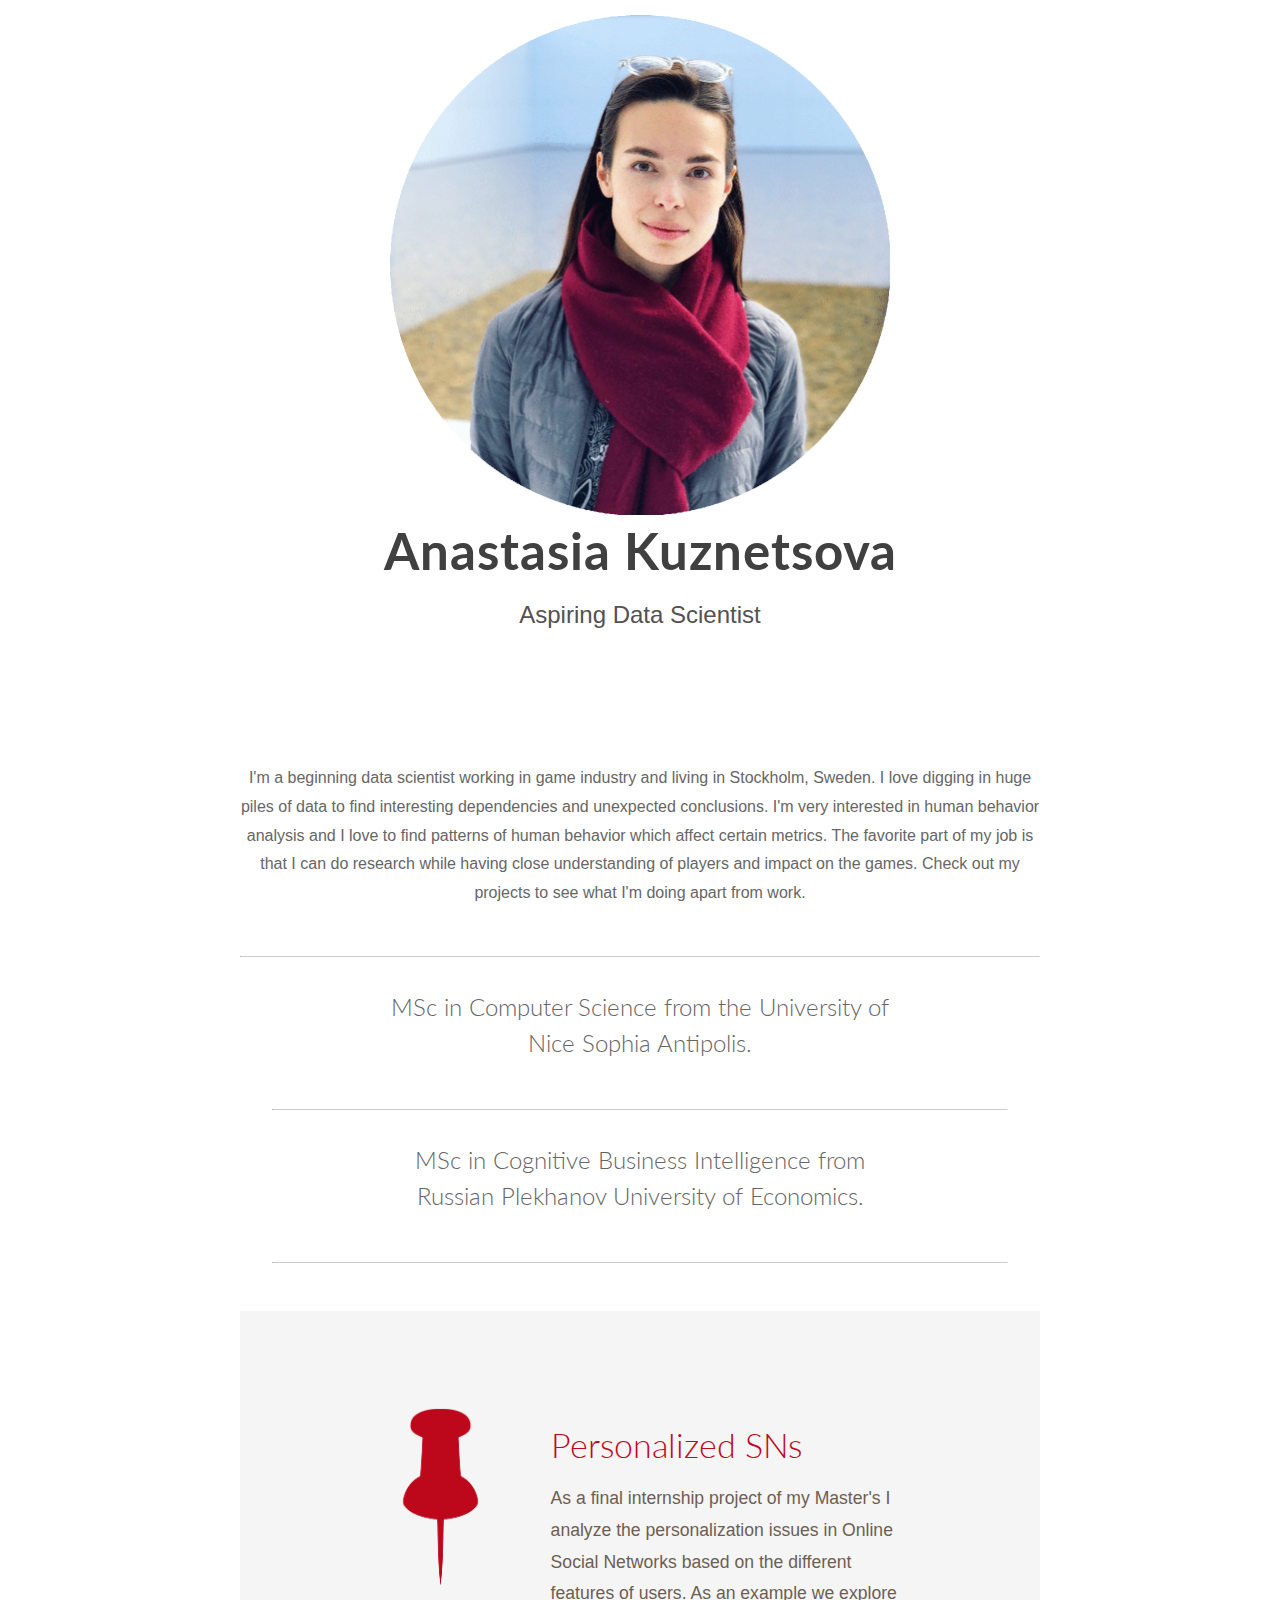
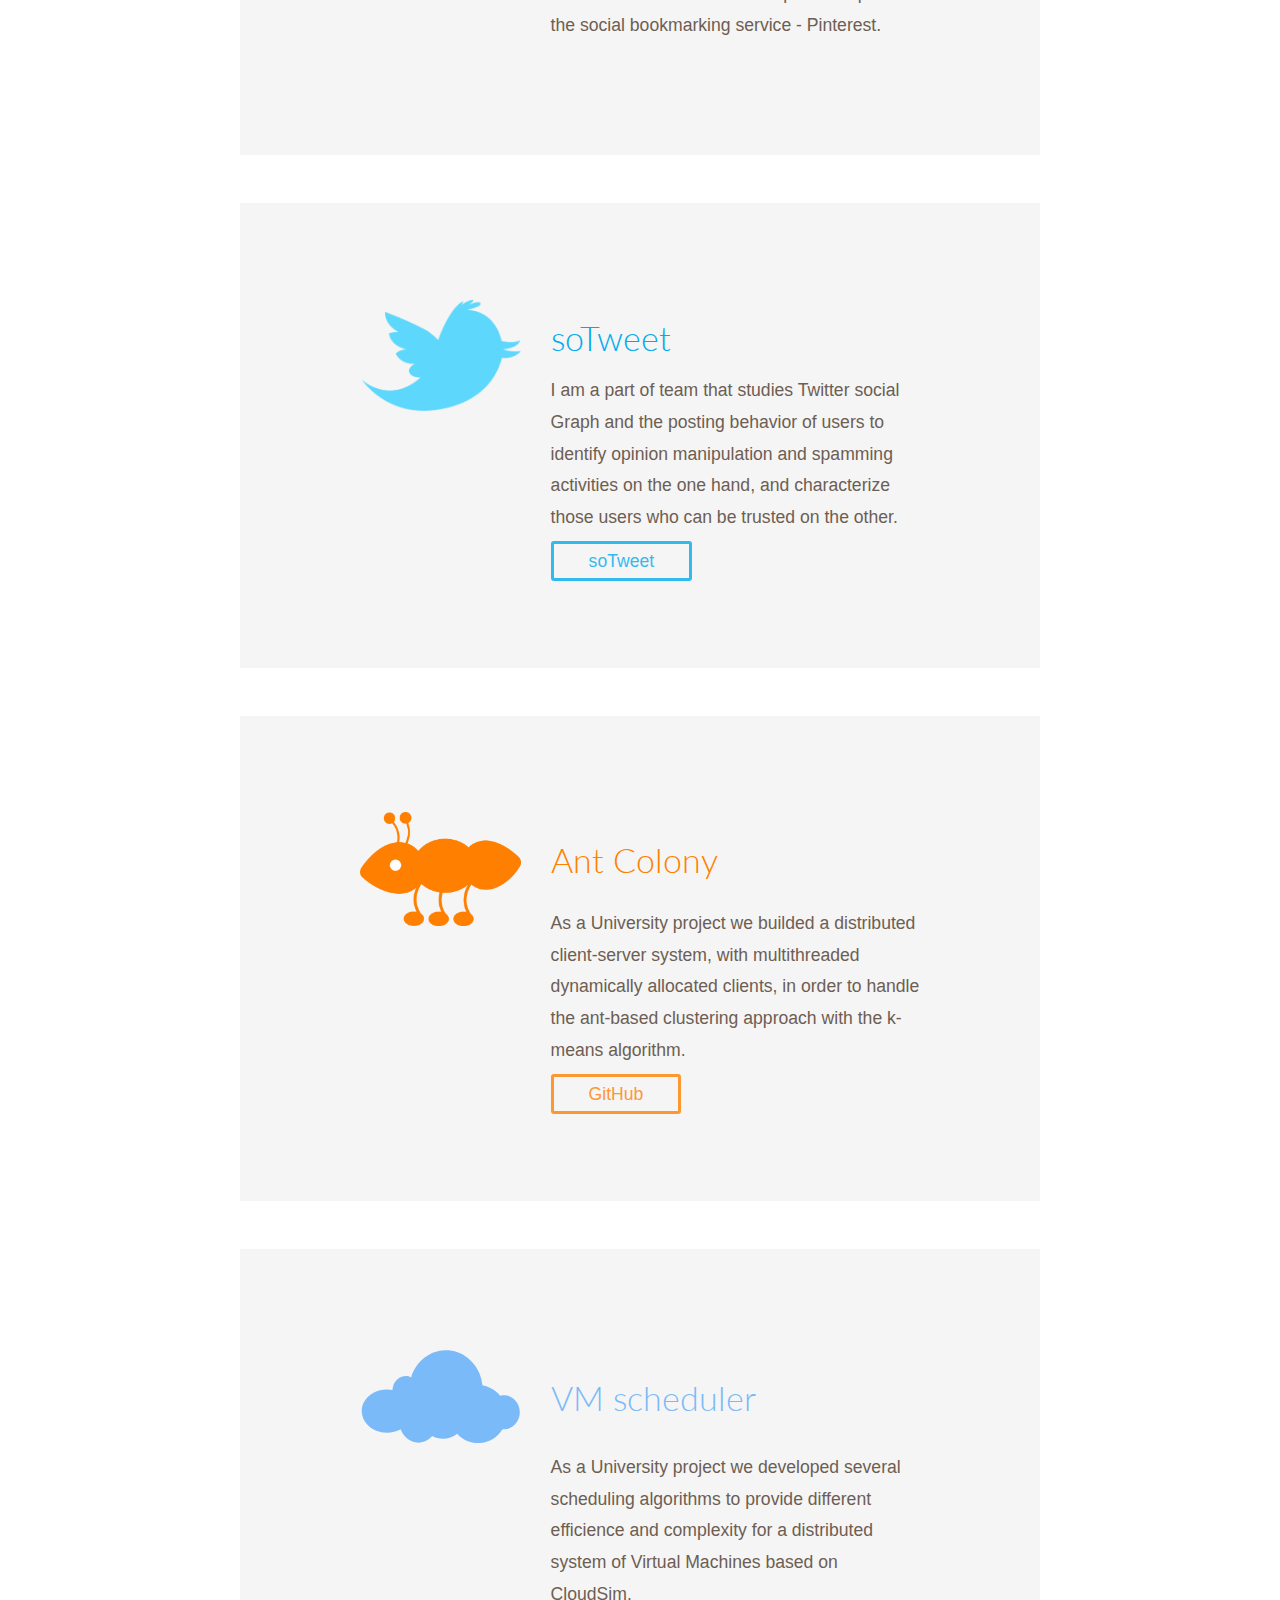
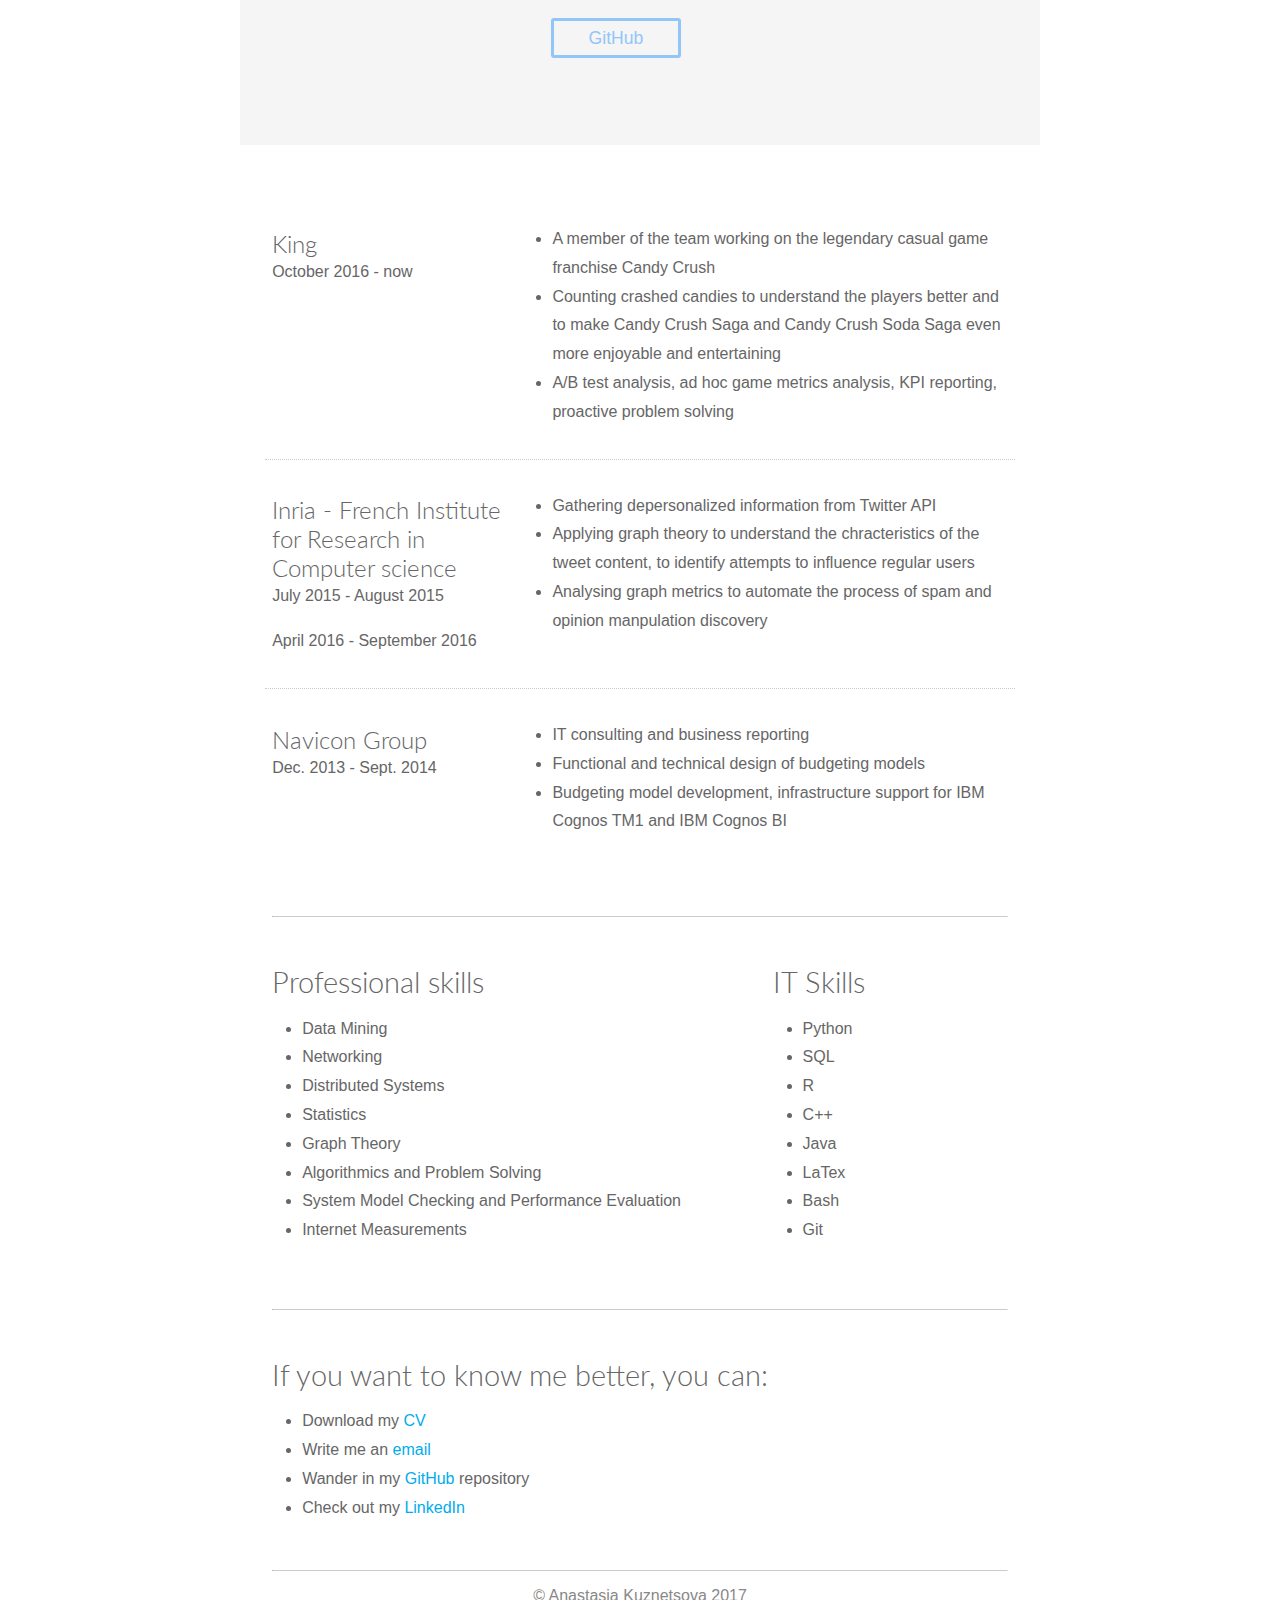
<file: index.html>
<!DOCTYPE html>
<html lang="en">

<head>
	<meta charset="utf-8" />
	<title>Anastasia Kuznetsova</title>
	<meta name="viewport" content="width=device-width, initial-scale=1.0"/>
 
	<link href='http://fonts.googleapis.com/css?family=Lato:300,700' rel='stylesheet' type='text/css'>
	<link rel="stylesheet" href="style.css" type="text/css" />

<script>
  (function(i,s,o,g,r,a,m){i['GoogleAnalyticsObject']=r;i[r]=i[r]||function(){
  (i[r].q=i[r].q||[]).push(arguments)},i[r].l=1*new Date();a=s.createElement(o),
  m=s.getElementsByTagName(o)[0];a.async=1;a.src=g;m.parentNode.insertBefore(a,m)
  })(window,document,'script','//www.google-analytics.com/analytics.js','ga');
  ga('create', 'UA-73313437-1', 'auto');
  ga('send', 'pageview');
</script>

</head>

<body>
	
	<!-- Header-->
	<header>
		<img src="img/top.png" width="500" top="20" wspace="200" alt="">

		<h1>Anastasia Kuznetsova</h1>
		<p>Aspiring Data Scientist</p>
	</header>
	
	<div class="container">
		
		<!-- Introduction-->
		<section class="center">
			<!--<h1>Hi!</h1>-->
			<p>
				I'm a beginning data scientist working in game industry and living in Stockholm, Sweden.
				I love digging in huge piles of data to find interesting dependencies and unexpected conclusions. I'm very interested in human behavior analysis and I love to find patterns of human behavior which affect certain metrics. The favorite part of my job is that I can do research while having close understanding of players and impact on the games. Check out my projects to see what I'm doing apart from work.
			</p>
		</section>
		
		<hr>

	<div class="container">
	
		<section class="education">	
			<h2>MSc in Computer Science from the University of Nice Sophia Antipolis.</h2>
		</section>

		<hr>

		<section class="education">	
			<h2>MSc in Cognitive Business Intelligence from Russian Plekhanov University of Economics.</h2>
		</section>
		
		<hr>

	</div>
		<!-- Spotlight -->
			<section class="spotlight">
		<div class="container">
			<div class="row">
				<div class="grid-2">
					<img src="img/pin(2).png" hspace="1000">
				</div>
				<div class="grid-4">
					<h1 style="color:#bd081c!important" >Personalized SNs</h1>
					<p>As a final internship project of my Master's I analyze the personalization issues in Online Social Networks based on the different features of users. As an example we explore the social bookmarking service - Pinterest. </p>
					<!--<a href="http://www-sop.inria.fr/members/Arnaud.Legout/Projects/sotweet.html" class = "link pr4">soTweet</a>-->
				</div>
			</div>
		</div>
	</section>
	<section class="spotlight">
		<div class="container">
			<div class="row">
				<div class="grid-2">
					<img src="img/tw_small.png">
				</div>
				<div class="grid-4">
					<h1>soTweet</h1>
					<p>I am a part of team that studies Twitter social Graph and the posting behavior of users to identify opinion manipulation and spamming activities on the one hand, and characterize those users who can be trusted on the other.</p>
					<a href="http://www-sop.inria.fr/members/Arnaud.Legout/Projects/sotweet.html" class = "link pr1">soTweet</a>
				</div>
			</div>
		</div>
	</section>
	<section class="spotlight">
		<div class="container">
			<div class="row">
				<div class="grid-2">
					<img src="img/ant_small.png">
				</div>
				<div class="grid-4">
					<h2>Ant Colony</h2>
					<p>As a University project we builded a distributed client-server system, with multithreaded dynamically allocated clients, in order to handle the ant-based clustering approach with the k-means algorithm. </p>
					<a href="https://github.com/Asgil/AntClustering" class ="link pr2">GitHub</a>
				</div>
			</div>
		</div>

	</section>

	<section class="spotlight">
		<div class="container">
			<div class="row">
				<div class="grid-2">
					<img src="img/white-cloud-clipart-cloud.svg">
				</div>
				<div class="grid-4">
					<h3>VM scheduler</h3>
					<p>As a University project we developed several scheduling algorithms to provide different efficience and complexity for a distributed system 
					of Virtual Machines based on CloudSim. </p>
					<a href="https://github.com/Asgil/VM_Scheduler" class ="link pr3">GitHub</a>
				</div>
			</div>
		</div>

	</section>
	
	<div class="container">
			
		<!--Experience Tables-->
		<section class="experience">
		<div class="row">
				<div class="grid-2">
					<h2>King</h2>
					<p>October 2016 - now</p>
				</div>
				<div class="grid-4">
					<ul>
						<li>A member of the team working on the legendary casual game franchise Candy Crush</li>
						<li>Counting crashed candies to understand the players better and to make Candy Crush Saga and Candy Crush Soda Saga even more enjoyable and entertaining
						</li>
						<li>A/B test analysis, ad hoc game metrics analysis, KPI reporting, proactive problem solving</li>
					</ul>
				</div>
			</div>

			<div class="row">
				<div class="grid-2">
					<h2>Inria - French Institute for Research in Computer science</h2>
					<p>July 2015 - August 2015</p>
					<p>April 2016 - September 2016</p>
				</div>
				<div class="grid-4">
					<ul>
						<li>Gathering depersonalized information from Twitter API</li>
						<li>Applying graph theory to understand the chracteristics of the tweet content, to identify attempts to influence regular users</li>
						<li>Analysing graph metrics to automate the process of spam and opinion manpulation discovery</li>
					</ul>
				</div>
			</div>
			<div class="row">
				<div class="grid-2">
					<h2>Navicon Group</h2>
					<p>Dec. 2013 - Sept. 2014</p>
				</div>
				<div class="grid-4">
					<ul>
						<li>IT consulting and business reporting</li>
						<li>Functional and technical design of budgeting models</li>
						<li>Budgeting model development, infrastructure support for IBM Cognos TM1 and IBM Cognos BI</li>
					</ul>
				</div>
			</div>
		</section>
		
		<hr>
		
		<section>
			<!--List of skills-->
			<div class="row">

				<div class="grid-4">
					<h1>Professional skills</h1>
					<ul>
						<li>Data Mining</li>
						<li>Networking</li>
						<li>Distributed Systems</li>
						<li>Statistics</li>
						<li>Graph Theory</li>
						<li>Algorithmics and Problem Solving</li>
						<li>System Model Checking and Performance Evaluation</li>
						<li>Internet Measurements</li>
					</ul>
				</div>

				<div class="grid-2">
					<h1>IT Skills</h1>
					<ul>
						<li>Python</li>
						<li>SQL</li>
						<li>R</li>
						<li>C++</li>
						<li>Java</li>
						<li>LaTex</li>
						<li>Bash</li>
						<li>Git</li>
					</ul>
				</div>




				</div>
				</section>

		<hr>

		<section>
			<div class="row">				
				<div class="grid-6">
					<h1>If you want to know me better, you can:</h1>
					<p>
					<ul>
						<li>Download my <a href="https://www.dropbox.com/s/k6604e6cqqfzk4q/AnastasiaKuznetsovaCV.pdf?dl=0">CV</a></li>
						<li>Write me an <a href="mailto:kuznetsova.a.v.mail@gmail.com?Subject=Request_Web_Resume" target="_top">email</a> </li>
						<li>Wander in my <a href="https://github.com/Asgil">GitHub</a> repository</li>
						<li>Check out my <a href="https://fr.linkedin.com/in/anastasiavkuznetsova">LinkedIn</a> </li>
					</ul>
					</p>
				</div>
			</div>
		</section>
		
		
		
		<!--Footer-->
		<footer class="center">
			<hr>
			<span>&copy; Anastasia Kuznetsova 2017</span>
		</footer>
		
	</div><!-- End Container -->
	
</body>
</html>
</file>
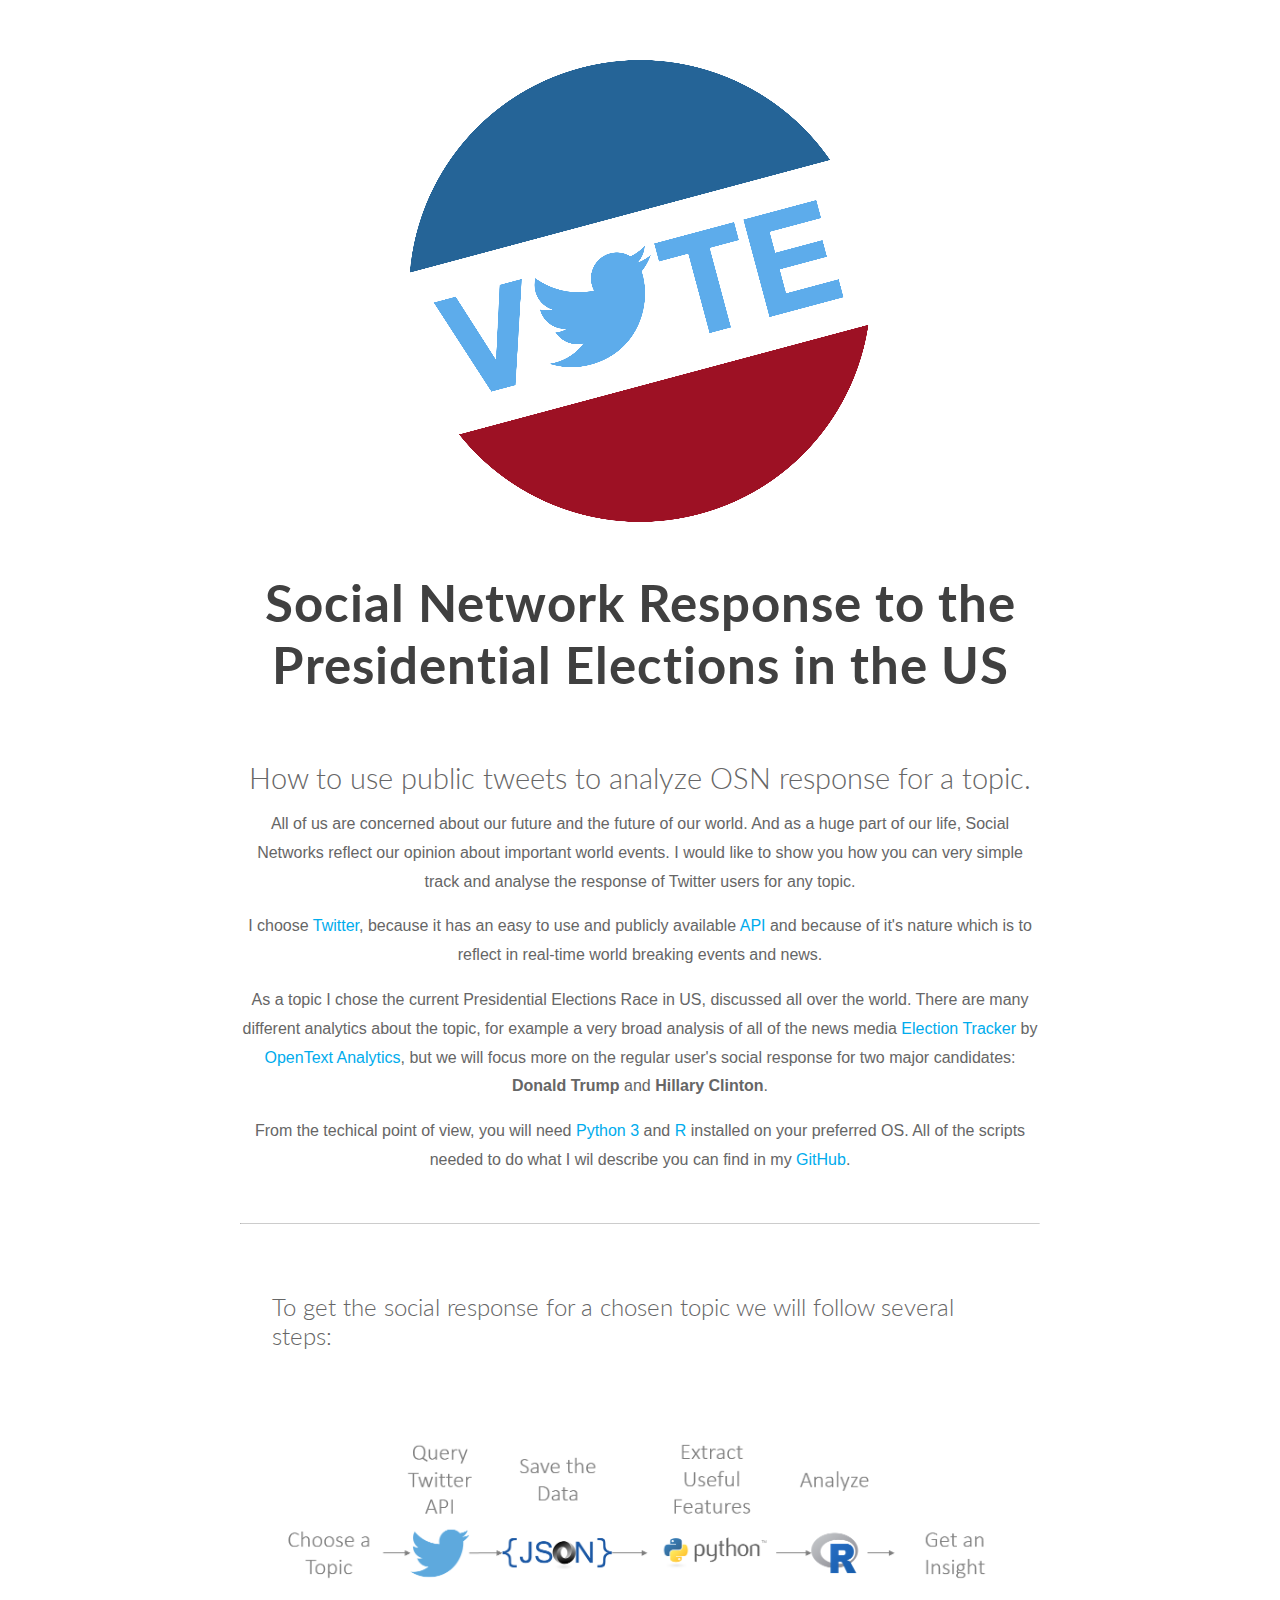
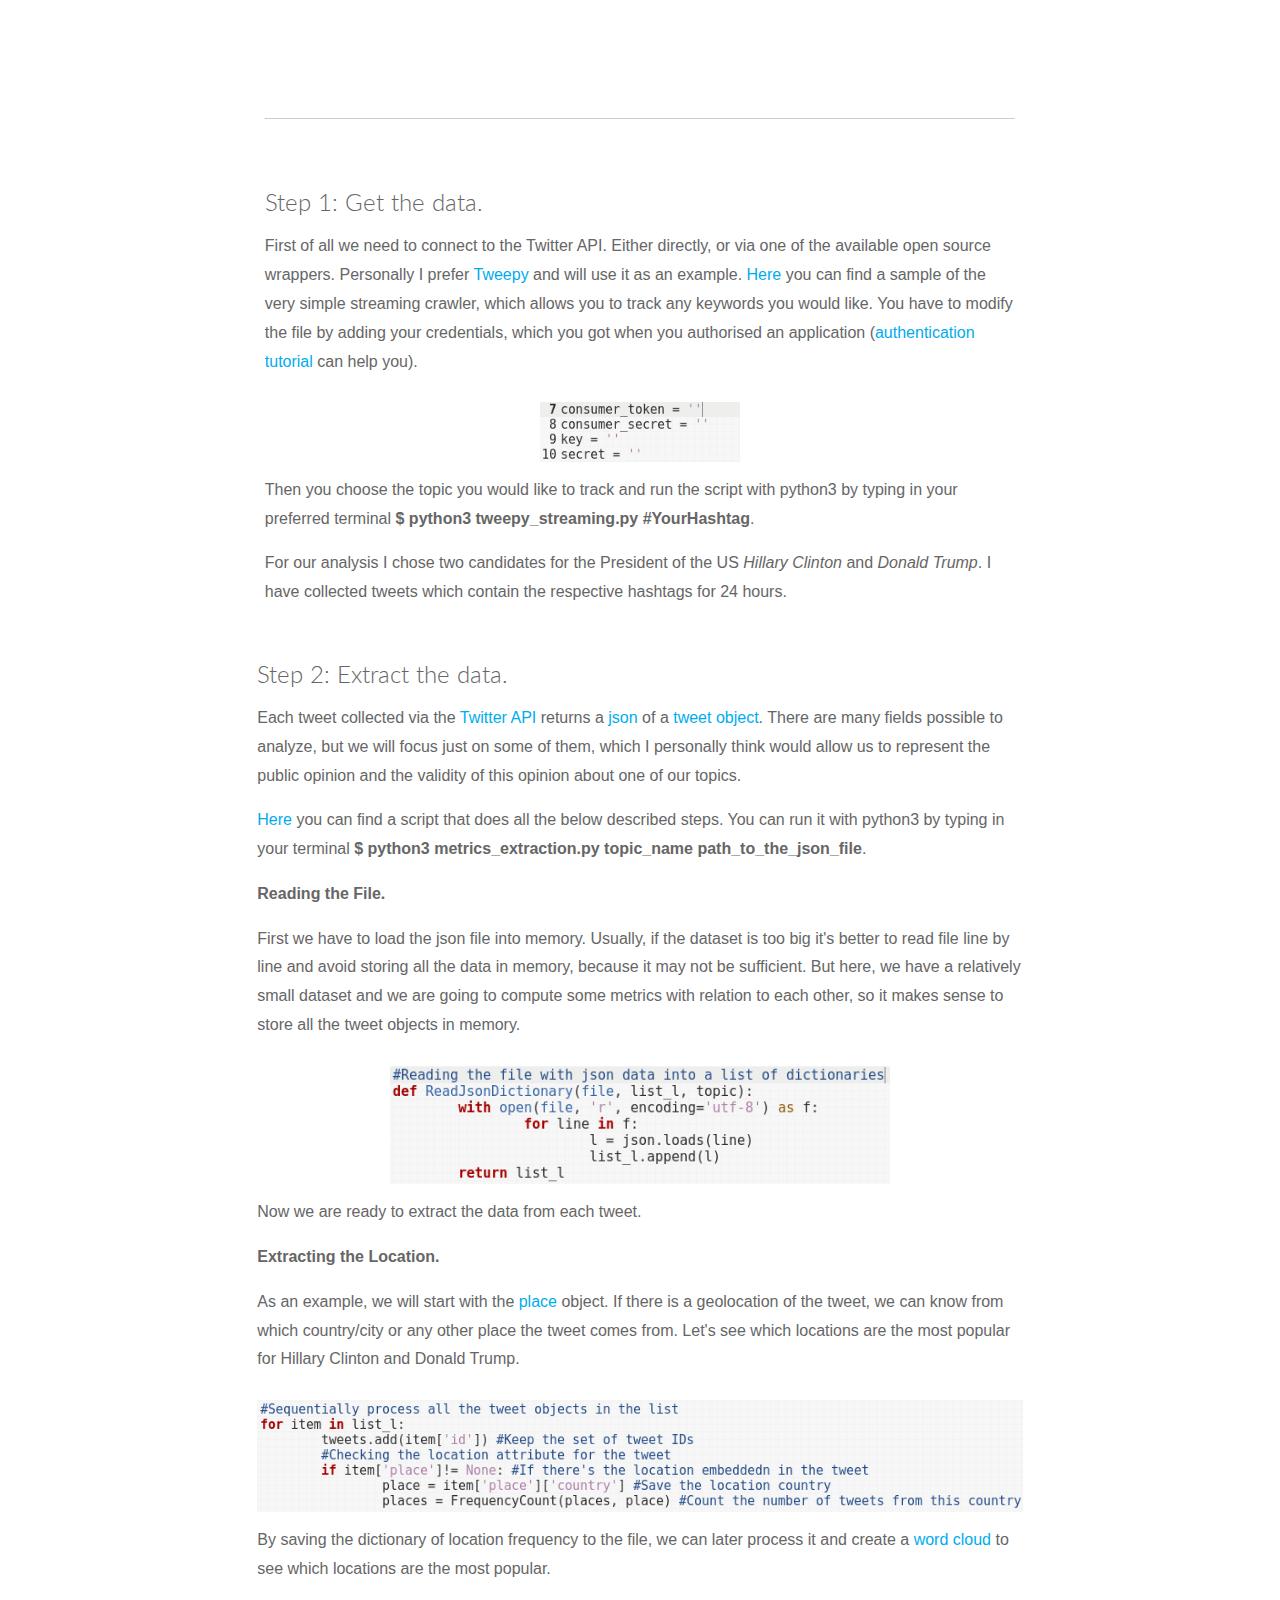
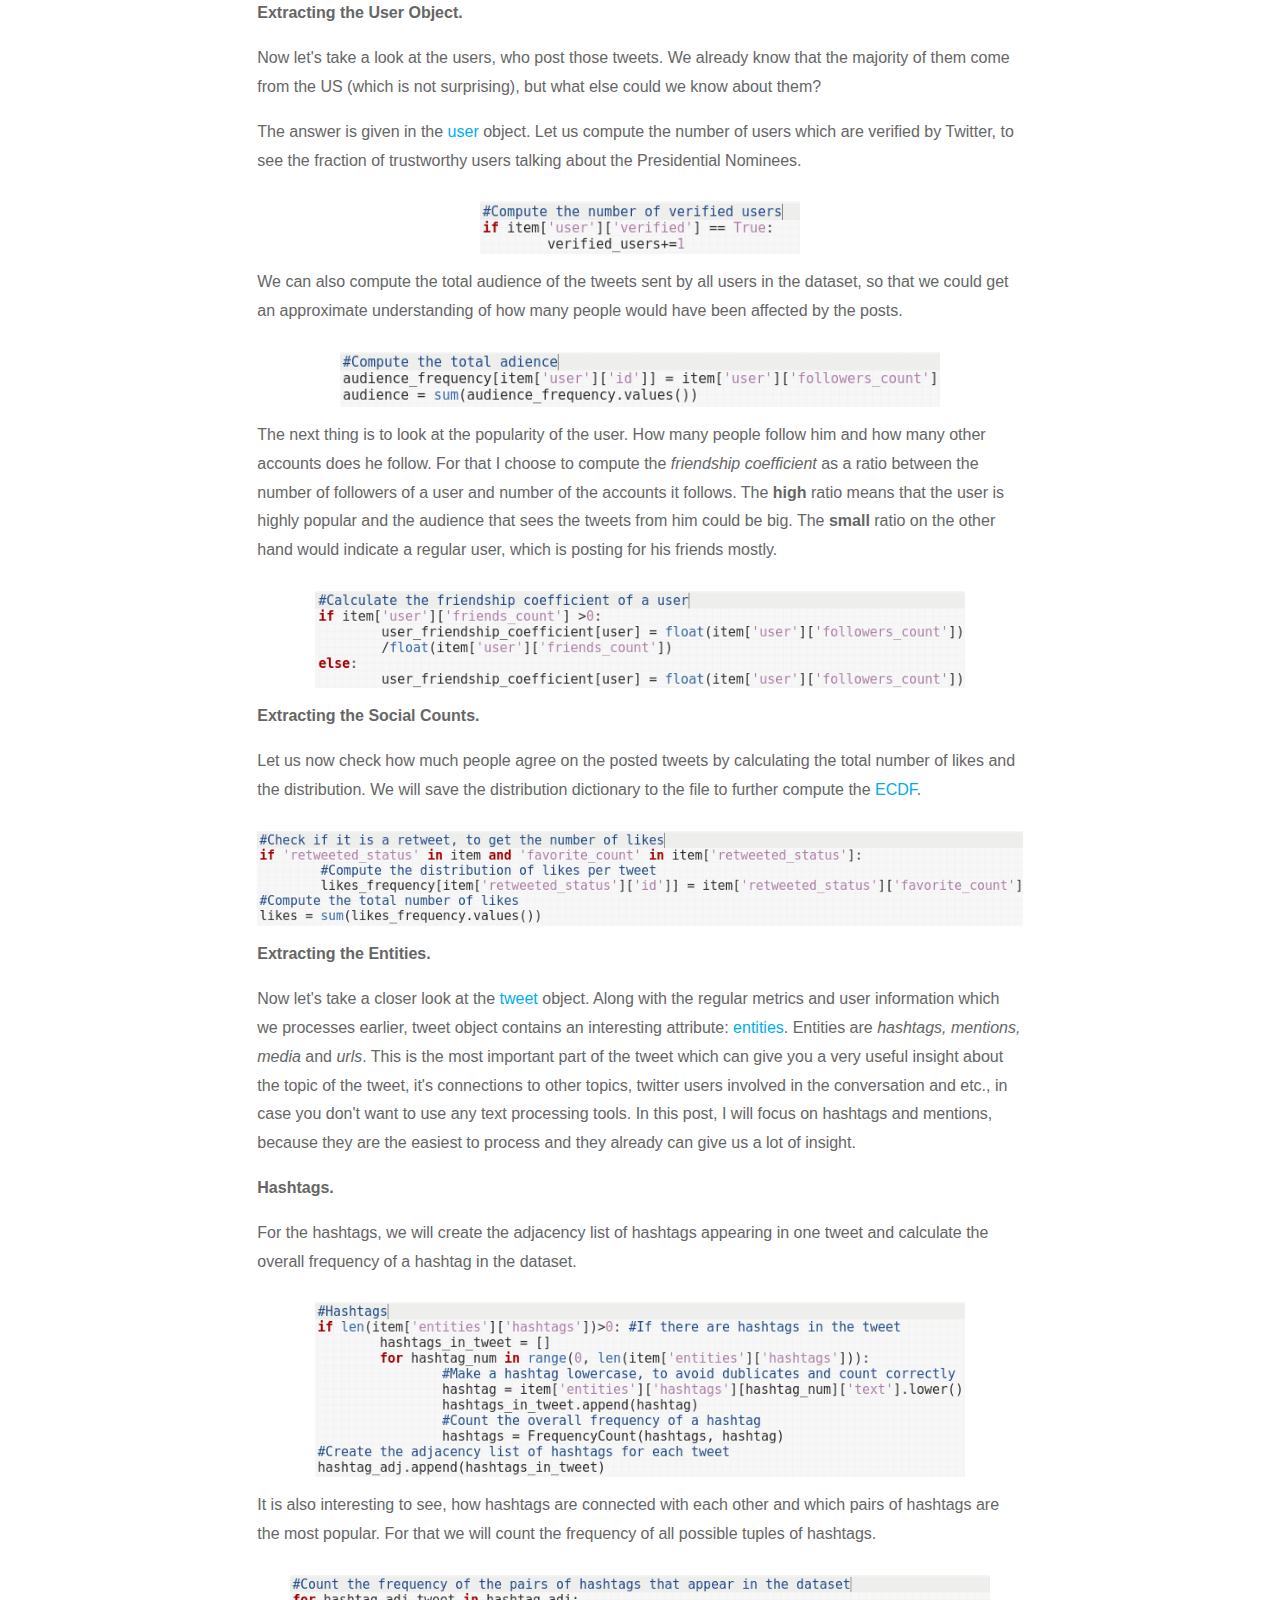
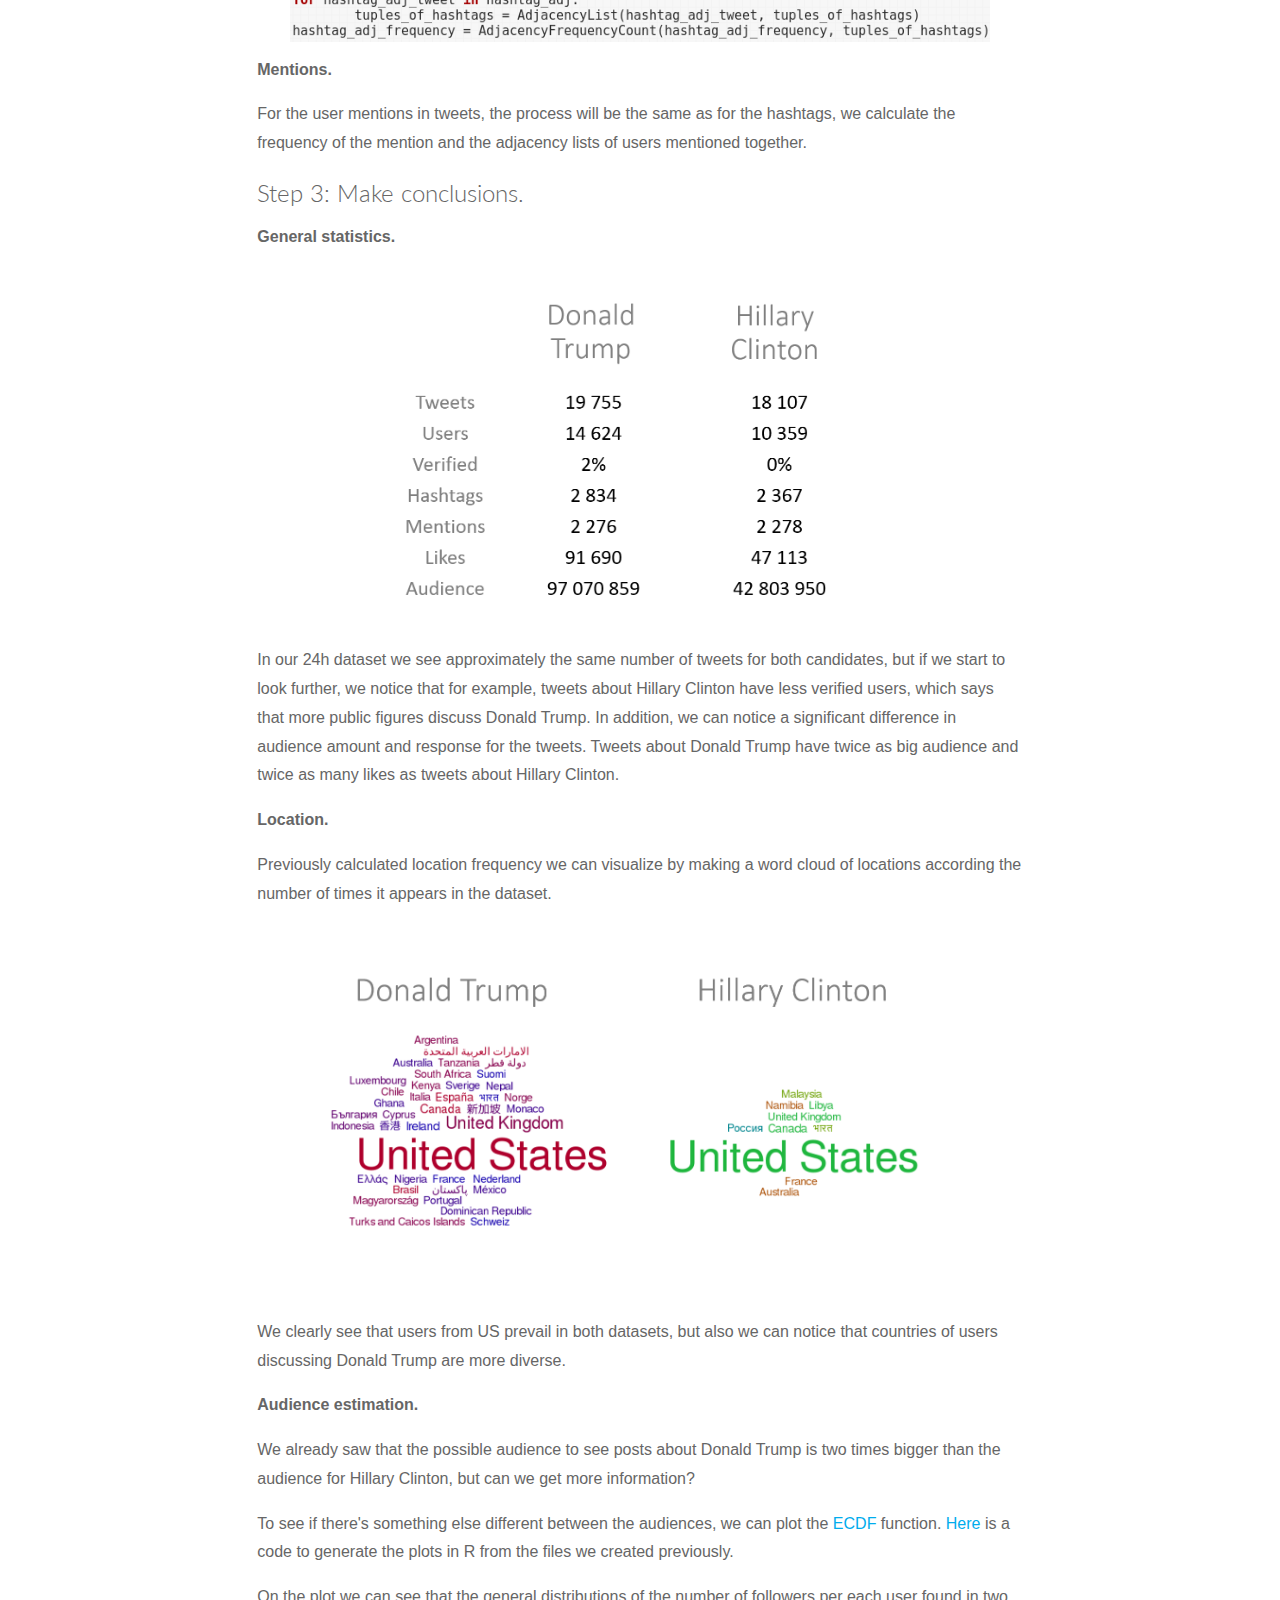
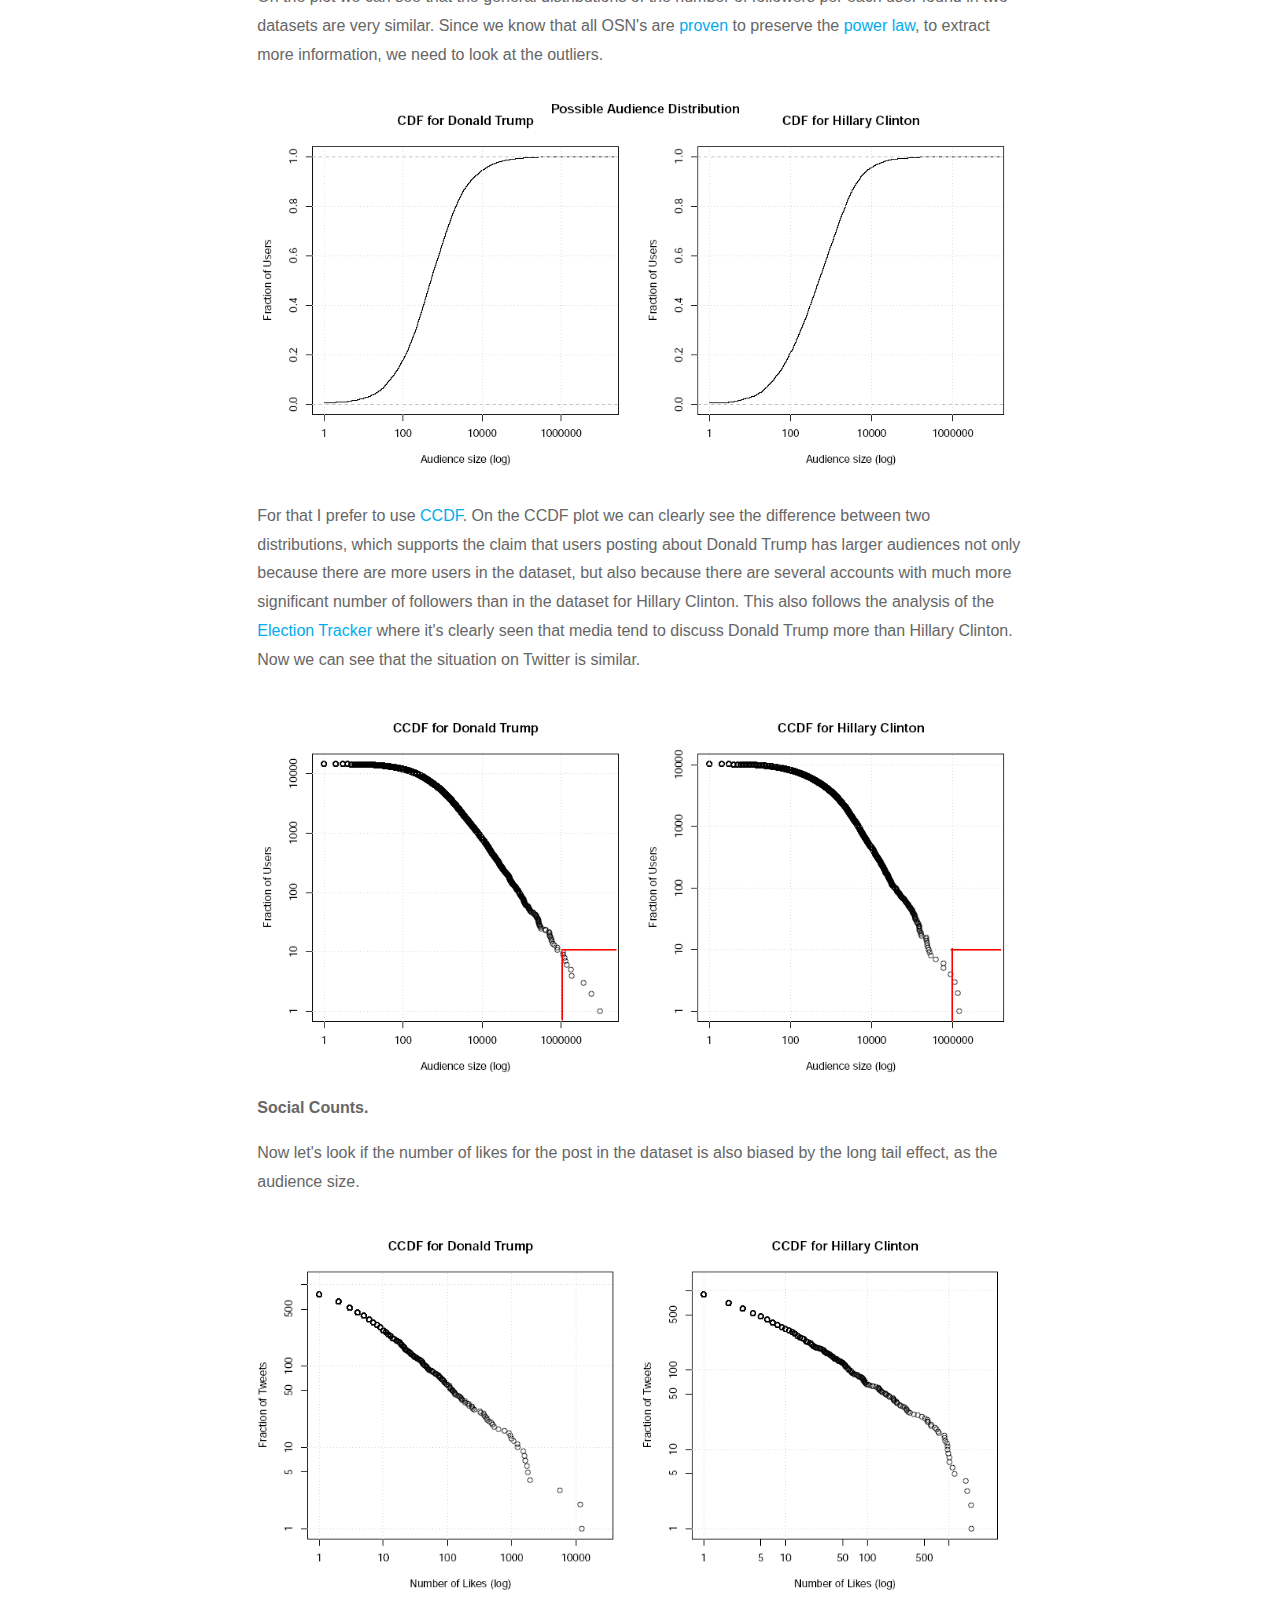
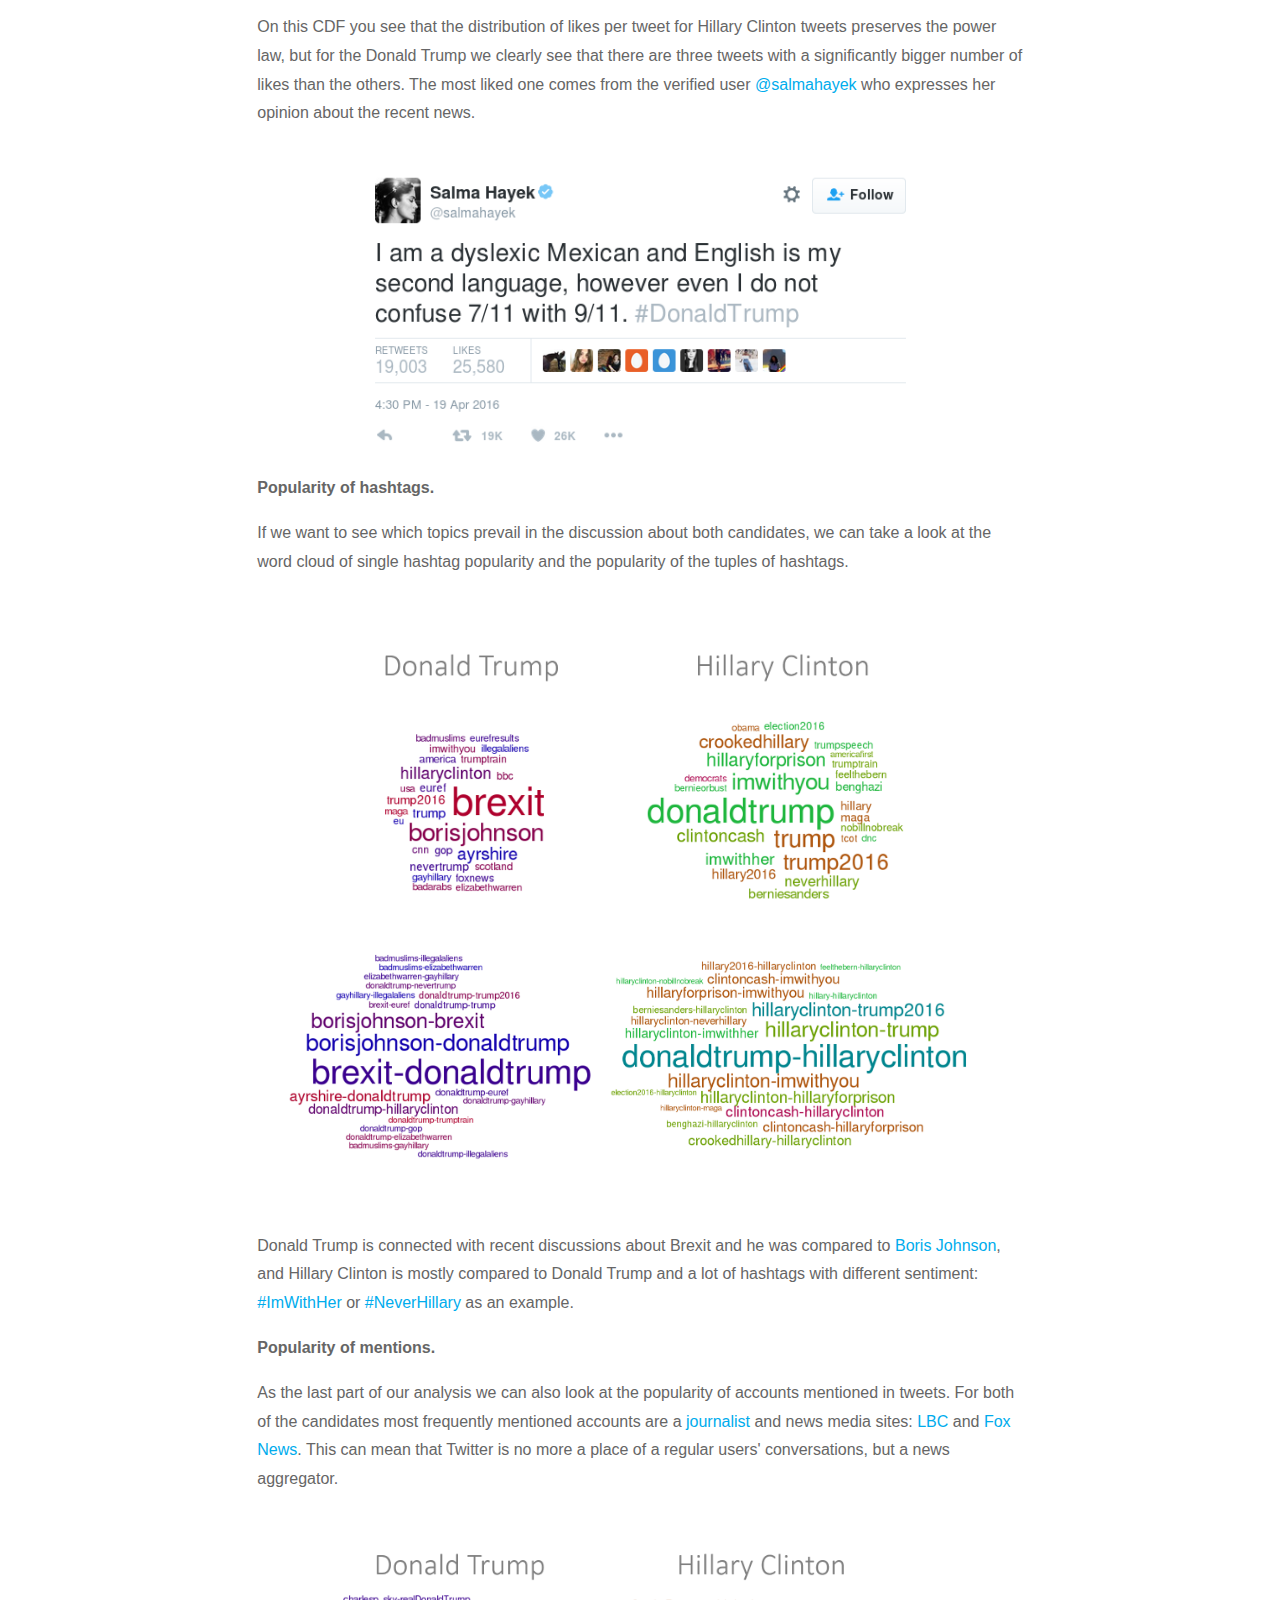
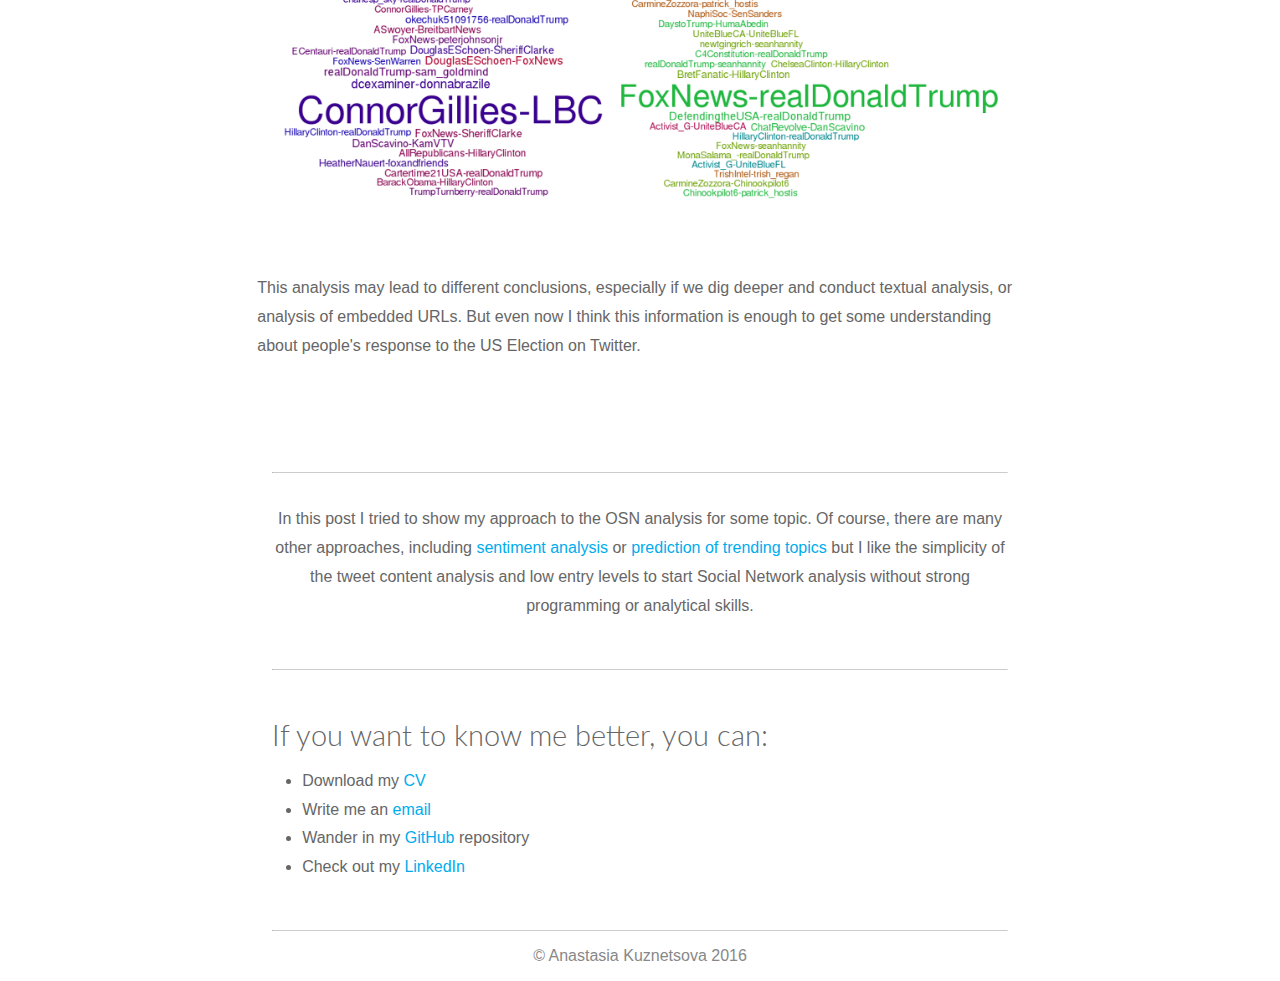
<file: blog-post.html>
<!DOCTYPE html>
<html lang="en">

<head>
    <meta charset="utf-8" />
    <title>Social Network Analysis</title>
    <meta name="viewport" content="width=device-width, initial-scale=1.0"/>
 
    <link href='http://fonts.googleapis.com/css?family=Lato:300,700' rel='stylesheet' type='text/css'>
    <link rel="stylesheet" href="style.css" type="text/css" />

<script>
  (function(i,s,o,g,r,a,m){i['GoogleAnalyticsObject']=r;i[r]=i[r]||function(){
  (i[r].q=i[r].q||[]).push(arguments)},i[r].l=1*new Date();a=s.createElement(o),
  m=s.getElementsByTagName(o)[0];a.async=1;a.src=g;m.parentNode.insertBefore(a,m)
  })(window,document,'script','//www.google-analytics.com/analytics.js','ga');
  ga('create', 'UA-73313437-1', 'auto');
  ga('send', 'pageview');
</script>

</head>

<body>
    
    <!-- Header-->
    <header>
        <img src="img/vote.png" width="max" top="10" vspace="20" alt="">

        <h1>Social Network Response to the</h1>
        <h1>Presidential Elections in the US</h1>
    </header>
    
    <div class="container">
        
        <!-- Introduction-->
        <section class="center">
            <h1>How to use public tweets to analyze OSN response for a topic.</h1>
            <p>All of us are concerned about our future and the future of our world. And as a huge part of our life, Social Networks reflect our opinion about important world events. I would like to show you how you can very simple track and analyse the response of Twitter users for any topic.</p>
            <p> I choose <a href="https://twitter.com/">Twitter</a>, because it has an easy to use and publicly available <a href="https://dev.twitter.com/overview/documentation">API</a> and because of it's nature which is to reflect in real-time world breaking events and news. </p>
            <p>As a topic I chose the current Presidential Elections Race in US, discussed all over the world. There are many different analytics about the topic, for example a very broad analysis of all of the news media <a href="http://www.electiontracker.us/">Election Tracker</a> by <a href="http://www.opentext.com/">OpenText Analytics</a>, but we will focus more on the regular user's social response for two major candidates: <b>Donald Trump</b> and <b>Hillary Clinton</b>. </p>
            <p>From the techical point of view, you will need  <a href="https://www.python.org/download/releases/3.0/">Python 3</a> and <a href="https://www.r-project.org/">R</a> installed on your preferred OS. All of the scripts needed to do what I wil describe you can find in my <a href="https://github.com/Asgil/Social_Network_Analysis">GitHub</a>.
            </p>
        </section>
        
        <hr>
    
    <div class="container">
            
        <!--Experience Tables-->
        <section class="experience">
            <div class="row">
                <div class="grid-6">
                    <h2>To get the social response for a chosen topic we will follow several steps:</h2>

                    <img src="img/workflow.png" width="1200" top="20" vspace="10" alt="">


            </div>

            <hr>
            <div class="row">
                <div class="grid-6">
                <p><h2>Step 1: Get the data.</h2></p>
                <p>First of all we need to connect to the Twitter API. Either directly, or via one of the available open source wrappers. Personally I prefer <a href="https://github.com/tweepy/tweepy">Tweepy</a> and will use it as an example.
                <a href="https://github.com/Asgil/Social_Network_Analysis/blob/master/twitter%20crawl/tweepy_streaming.py">Here</a> you can find a sample of the very simple streaming crawler, which allows you to track any keywords you would like. You have to modify the file by adding your credentials, which you got when you authorised an application (<a href="http://tweepy.readthedocs.io/en/v3.5.0/auth_tutorial.html">authentication tutorial</a> can help you).</p>
                <section class="center">
                <img src="img/tw_tokens.png" width="200" vspace="10"   >
                </section>
                <p>
                    Then you choose the topic you would like to track and run the script with python3 by typing in your preferred terminal <b>$ python3 tweepy_streaming.py #YourHashtag</b>.
                </p>
                <p>For our analysis I chose two candidates for the President of the US <i>Hillary Clinton</i> and <i>Donald Trump</i>. I have collected tweets which contain the respective hashtags for 24 hours.
                </p>



            </div>
            <div class="row">
                <div class="grid-6">
                <p><h2>Step 2: Extract the data.</h2></p>
                <p>Each tweet collected via the <a href="https://dev.twitter.com/streaming/overview">Twitter API</a> returns a <a href="https://dev.twitter.com/streaming/overview/processing">json</a> of a <a href="https://dev.twitter.com/overview/api/tweets">tweet object</a>. There are many fields possible to analyze, but we will focus just on some of them, which I personally think would allow us to represent the public opinion and the validity of this opinion about one of our topics.
                </p>
                <p> <a href="https://github.com/Asgil/Social_Network_Analysis/blob/master/data%20extraction/metrics_extraction.py">Here</a> you can find a script that does all the below described steps. You can run it with python3 by typing in your terminal <b>$ python3 metrics_extraction.py topic_name path_to_the_json_file</b>.</p>
                <p><b>Reading the File.</b></p>
                <p>First we have to load the json file into memory. Usually, if the dataset is too big it's better to read file line by line and avoid storing all the data in memory, because it may not be sufficient. But here, we have a relatively small dataset and we are going to compute some metrics with relation to each other, so it makes sense to store all the tweet objects in memory.
                </p>
                <section class="center">
                <img src="img/read_file.png" width="500" vspace="10"  >
                </section>
                <p>Now we are ready to extract the data from each tweet.</p>
                <p><b>Extracting the Location. </b></p>
                <p>As an example, we will start with the
                <a href="https://dev.twitter.com/overview/api/places">place</a> object. If there is a geolocation of the tweet, we can know from which country/city or any other place the tweet comes from. Let's see which locations are the most popular for Hillary Clinton and Donald Trump.</p>
                <section class="center">
                <img src="img/location.png" width="850" vspace="10"   >
                </section>
                <p>By saving the dictionary of location frequency to the file, we can later process it and create a <a href="http://worditout.com/word-cloud/make-a-new-one">word cloud</a> to see which locations are the most popular.</p>
                <p><b>Extracting the User Object. </b></p>
                <p>Now let's take a look at the users, who post those tweets. We already know that the majority of them come from the US (which is not surprising), but what else could we know about them?</p>
                <p>The answer is given in the <a href="https://dev.twitter.com/overview/api/users">user</a> object. Let us compute the number of users which are verified by Twitter, to see the fraction of trustworthy users talking about the Presidential Nominees.</p>
                <section class="center">
                <img src="img/users_verif.png" width="320" vspace="10">
                </section>
                <p> We can also compute the total audience of the tweets sent by all users in the dataset, so that we could get an approximate understanding of how many people would have been affected by the posts.</p>
                <section class="center">
                <img src="img/audience.png" width="600" vspace="10">
                </section>
                <p>The next thing is to look at the popularity of the user. How many people follow him and how many other accounts does he follow. For that I choose to compute the <i>friendship coefficient</i> as a ratio between the number of followers of a user and number of the accounts it follows. The <b>high</b> ratio means that the user is highly popular and the audience that sees the tweets from him could be big. The <b>small</b> ratio on the other hand would indicate a regular user, which is posting for his friends mostly.</p>
                <section class="center">
                <img src="img/users_friends.png" width="650" vspace="10">
                </section>
                <p><b>Extracting the Social Counts. </b></p>
                <p>Let us now check how much people agree on the posted tweets by calculating the total number of likes and the distribution. We will save the distribution dictionary to the file to further compute the <a href="https://en.wikipedia.org/wiki/Empirical_distribution_function">ECDF</a>. </p>
                <section class="center">
                <img src="img/likes.png" width="850" vspace="10">
                </section>
                <p><b>Extracting the Entities.</b></p>
                <p>Now let's take a closer look at the <a href="https://dev.twitter.com/overview/api/tweets">tweet</a> object. Along with the regular metrics and user information which we processes earlier, tweet object contains an interesting attribute: <a href="https://dev.twitter.com/overview/api/entities">entities</a>. Entities are <i>hashtags, mentions, media</i> and <i>urls</i>. This is the most important part of the tweet which can give you a very useful insight about the topic of the tweet, it's connections to other topics, twitter users involved in the conversation and etc., in case you don't want to use any text processing tools. In this post, I will focus on hashtags and mentions, because they are the easiest to process and they already can give us a lot of insight.
                </p>
                <p><b>Hashtags. </b></p>
                <p>For the hashtags, we will create the adjacency list of hashtags appearing in one tweet and calculate the overall frequency of a hashtag in the dataset.</p>
                <section class="center">
                <img src="img/hash_freq.png" width="650" vspace="10">
                </section>
                <p>It is also interesting to see, how hashtags are connected with each other and which pairs of hashtags are the most popular. For that we will count the frequency of all possible tuples of hashtags.</p>
                <section class="center">
                <img src="img/hash_adj.png" width="700"  vspace="10">
                </section>
                <p><b>Mentions. </b></p>
                <p>For the user mentions in tweets, the process will be the same as for the hashtags, we calculate the frequency of the mention and the adjacency lists of users mentioned together.</p>

                <p><h2>Step 3: Make conclusions.</h2></p>
                <p><b>General statistics.</b></p>
                <section class="center">
                <img src="img/stat.png" width="550"  vspace="10">
                </section>
                <p>In our 24h dataset we see approximately the same number of tweets for both candidates, but if we start to look further, we notice that for example, tweets about Hillary Clinton have less verified users, which says that more public figures discuss Donald Trump. In addition, we can notice a significant difference in audience amount and response for the tweets. Tweets about Donald Trump have twice as big audience and twice as many likes as tweets about Hillary Clinton.</p>
                <p><b>Location.</b></p>
                <p>Previously calculated location frequency we can visualize by making a word cloud of locations according the number of times it appears in the dataset.</p>
                <section class="center">
                <img src="img/location_w.png" width="700" vspace="10">
                </section>
                <p> We clearly see that users from US prevail in both datasets, but also we can notice that countries of users discussing Donald Trump are more diverse.</p>
                <p><b>Audience estimation.</b></p>
                <p>We already saw that the possible audience to see posts about Donald Trump is two times bigger than the audience for Hillary Clinton, but can we get more information?</p>
                <p>To see if there's something else different between the audiences, we can plot the  <a href="https://en.wikipedia.org/wiki/Empirical_distribution_function">ECDF</a> function. <a href="https://github.com/Asgil/Social_Network_Analysis/commit/675afa565f1c23daeb116cc4665f35fe438397d3">Here</a> is a code to generate the plots in R from the files we created previously. </p>
                <p>On the plot we can see that the general distributions of the number of followers per each user found in two datasets are very similar. Since we know that all OSN's are <a href="https://www.mpi-sws.org/~mmarcon/SocialNetworks-IMC.pdf">proven</a> to preserve the <a href="https://en.wikipedia.org/wiki/Power_law">power law</a>, to extract more information, we need to look at the outliers.</p>
                <section class="center">
                <img src="img/audience_cdf.png" width="800"  vspace="10">
                </section>
                <p>For that I prefer to use <a href="https://en.wikipedia.org/wiki/Cumulative_distribution_function#Complementary_cumulative_distribution_function_.28tail_distribution.29">CCDF</a>. On the CCDF plot we can clearly see the difference between two distributions, which supports the claim that users posting about Donald Trump has larger audiences not only because there are more users in the dataset, but also because there are several accounts with much more significant number of followers than in the dataset for Hillary Clinton. This also follows the analysis of the <a href="http://www.electiontracker.us/compare.html?lid=13&rid=3&pid=0">Election Tracker</a> where it's clearly seen that media tend to discuss Donald Trump more than Hillary Clinton. Now we can see that the situation on Twitter is similar.
                <section class="center">
                <img src="img/audience_ccdf.png" width="800"  vspace="10">
                </section>
                <p><b>Social Counts.</b></p>
                <p>Now let's look if the number of likes for the post in the dataset is also biased by the long tail effect, as the audience size.</p>
                <section class="center">
                <img src="img/likes_cdf.png" width="800" vspace="10">
                </section>
                <p>On this CDF you see that the distribution of likes per tweet for Hillary Clinton tweets preserves the power law, but for the Donald Trump we clearly see that there are three tweets with a significantly bigger number of likes than the others. The most liked one comes from the verified user <a href="https://twitter.com/salmahayek?lang=en">@salmahayek</a> who expresses her opinion about the recent news.</p>
                <section class="center">
                <img src="img/sh_tweet.png" width="600"  vspace="10">
                </section>
                <p><b>Popularity of hashtags.</b></p>
                <p>If we want to see which topics prevail in the discussion about both candidates, we can take a look at the word cloud of single hashtag popularity and the popularity of the tuples of hashtags.</p>
                <section class="center">
                <img src="img/hash.png" width="650" vspace="10">
                <img src="img/hashadj.png" width="1000"  vspace="10">
                </section>
                <p>Donald Trump is connected with recent discussions about Brexit and he was compared to <a href="https://en.wikipedia.org/wiki/Boris_Johnson">Boris Johnson</a>, and Hillary Clinton is mostly compared to Donald Trump and a lot of hashtags with different sentiment: <a href="https://twitter.com/search?q=%23ImWithHer&src=tyah">#ImWithHer</a> or <a href="https://twitter.com/search?q=%23NeverHillary&src=tyah">#NeverHillary</a> as an example. </p>
                <p><b>Popularity of mentions.</b></p>
                <p>As the last part of our analysis we can also look at the popularity of accounts mentioned in tweets. For both of the candidates most frequently mentioned accounts are a <a href="https://twitter.com/ConnorGillies">journalist</a> and news media sites: <a href="https://twitter.com/LBC">LBC</a> and <a href="https://twitter.com/FoxNews">Fox News</a>. This can mean that Twitter is no more a place of a regular users' conversations, but a news aggregator. </p>
                <section class="center">
                <img src="img/menhadj.png" width="1000"  vspace="10">
                </section>
                <p>This analysis may lead to different conclusions, especially if we dig deeper and conduct textual analysis, or analysis of embedded URLs. But even now I think this information is enough to get some understanding about people's response to the US Election on Twitter.</p>

            </div>
        </section>
        <hr>
        <section class="center">
        <p>
        In this post I tried to show my approach to the OSN analysis for some topic. Of course, there are many other approaches, including <a href="https://www.feicho.com/watson-alchemy-twitter-analysis-us-presidential-election/">sentiment analysis</a> or <a href="http://news.mit.edu/2012/predicting-twitter-trending-topics-1101">prediction of trending topics</a> but I like the simplicity of the tweet content analysis and low entry levels to start Social Network analysis without strong programming or analytical skills.
        </p>
</section>
        <hr>

        <section>
            <div class="row">                
                <div class="grid-6">
                    <h1>If you want to know me better, you can:</h1>
                    <p>
                    <ul>
                        <li>Download my <a href="https://www.dropbox.com/s/k6604e6cqqfzk4q/AnastasiaKuznetsovaCV.pdf?dl=0">CV</a></li>
                        <li>Write me an <a href="mailto:kuznetsova.a.v.mail@gmail.com?Subject=Request_Web_Resume" target="_top">email</a> </li>
                        <li>Wander in my <a href="https://github.com/Asgil">GitHub</a> repository</li>
                        <li>Check out my <a href="https://fr.linkedin.com/in/anastasiavkuznetsova">LinkedIn</a> </li>
                    </ul>
                    </p>
                </div>
            </div>
        </section>
        
        
        
        <!--Footer-->
        <footer class="center">
            <hr>
            <span>&copy; Anastasia Kuznetsova 2016</span>
        </footer>
        
    </div><!-- End Container -->
    
</body>
</html>
</file>
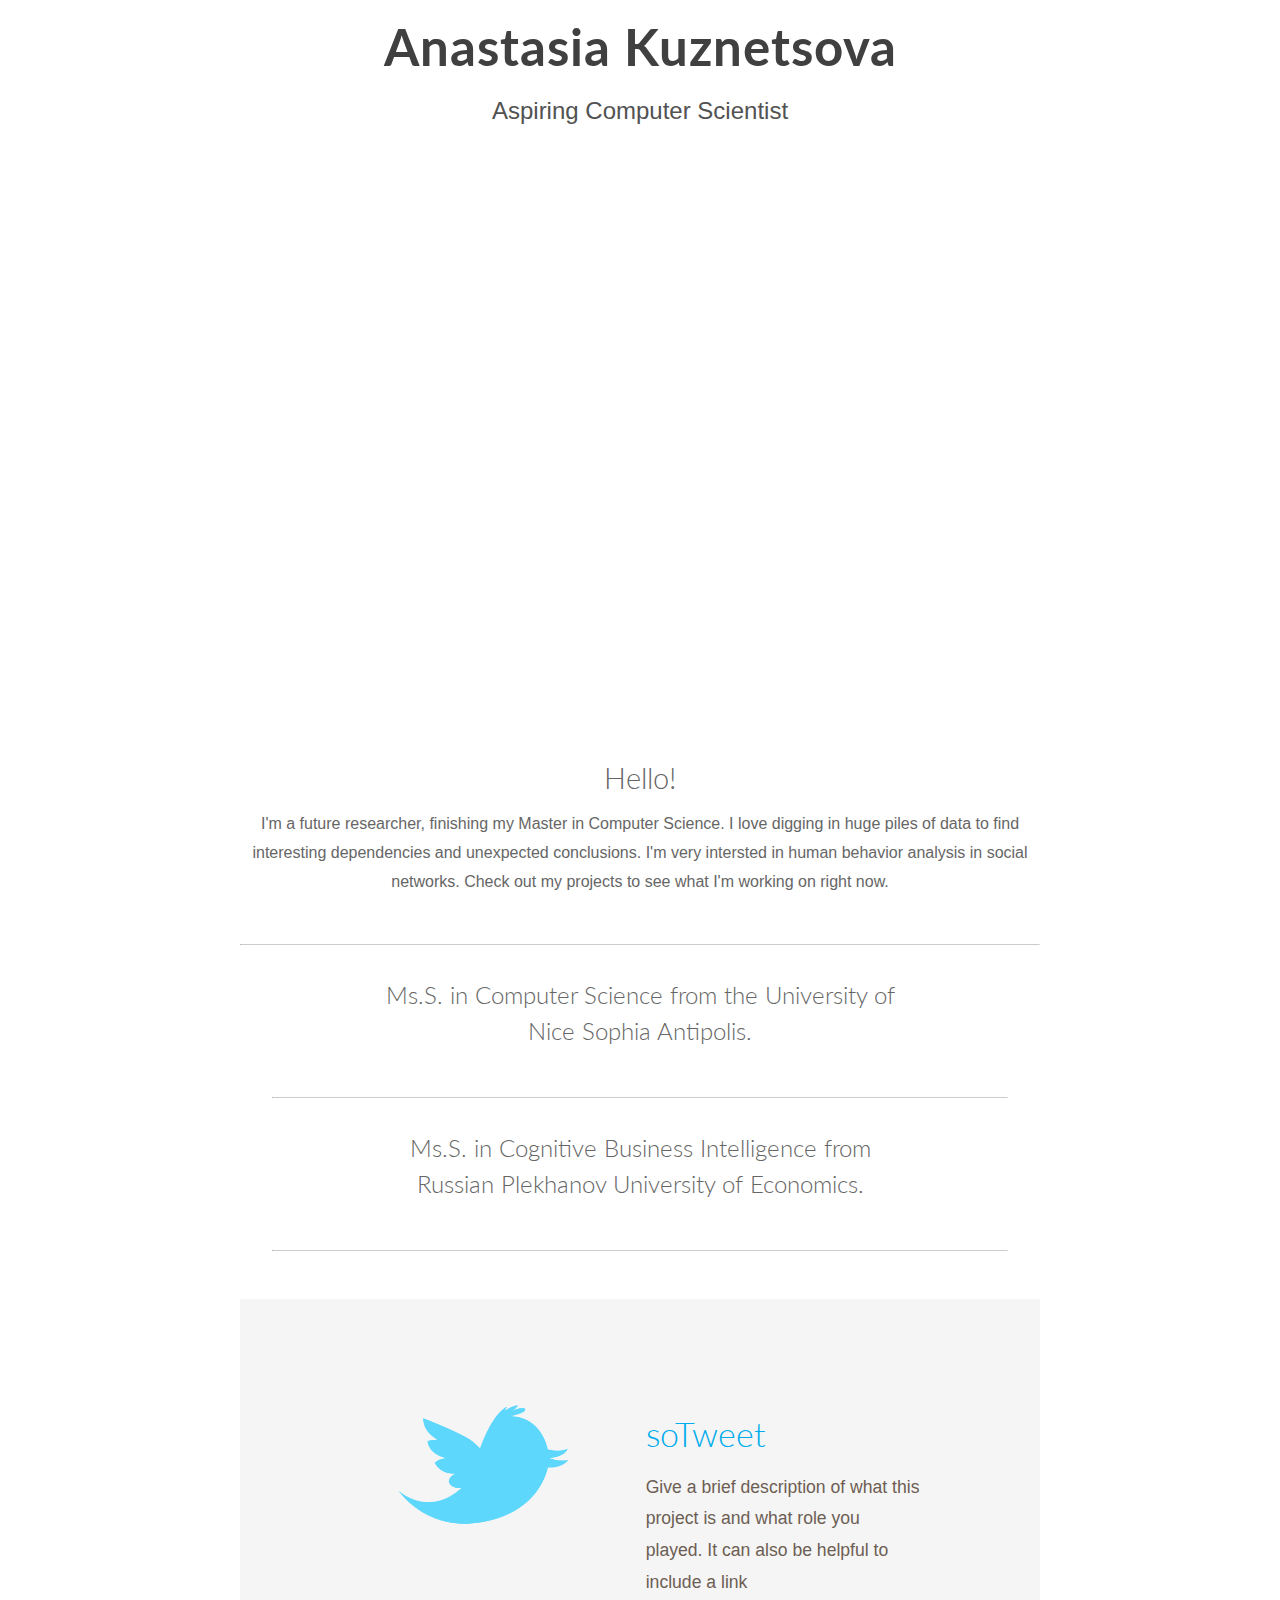
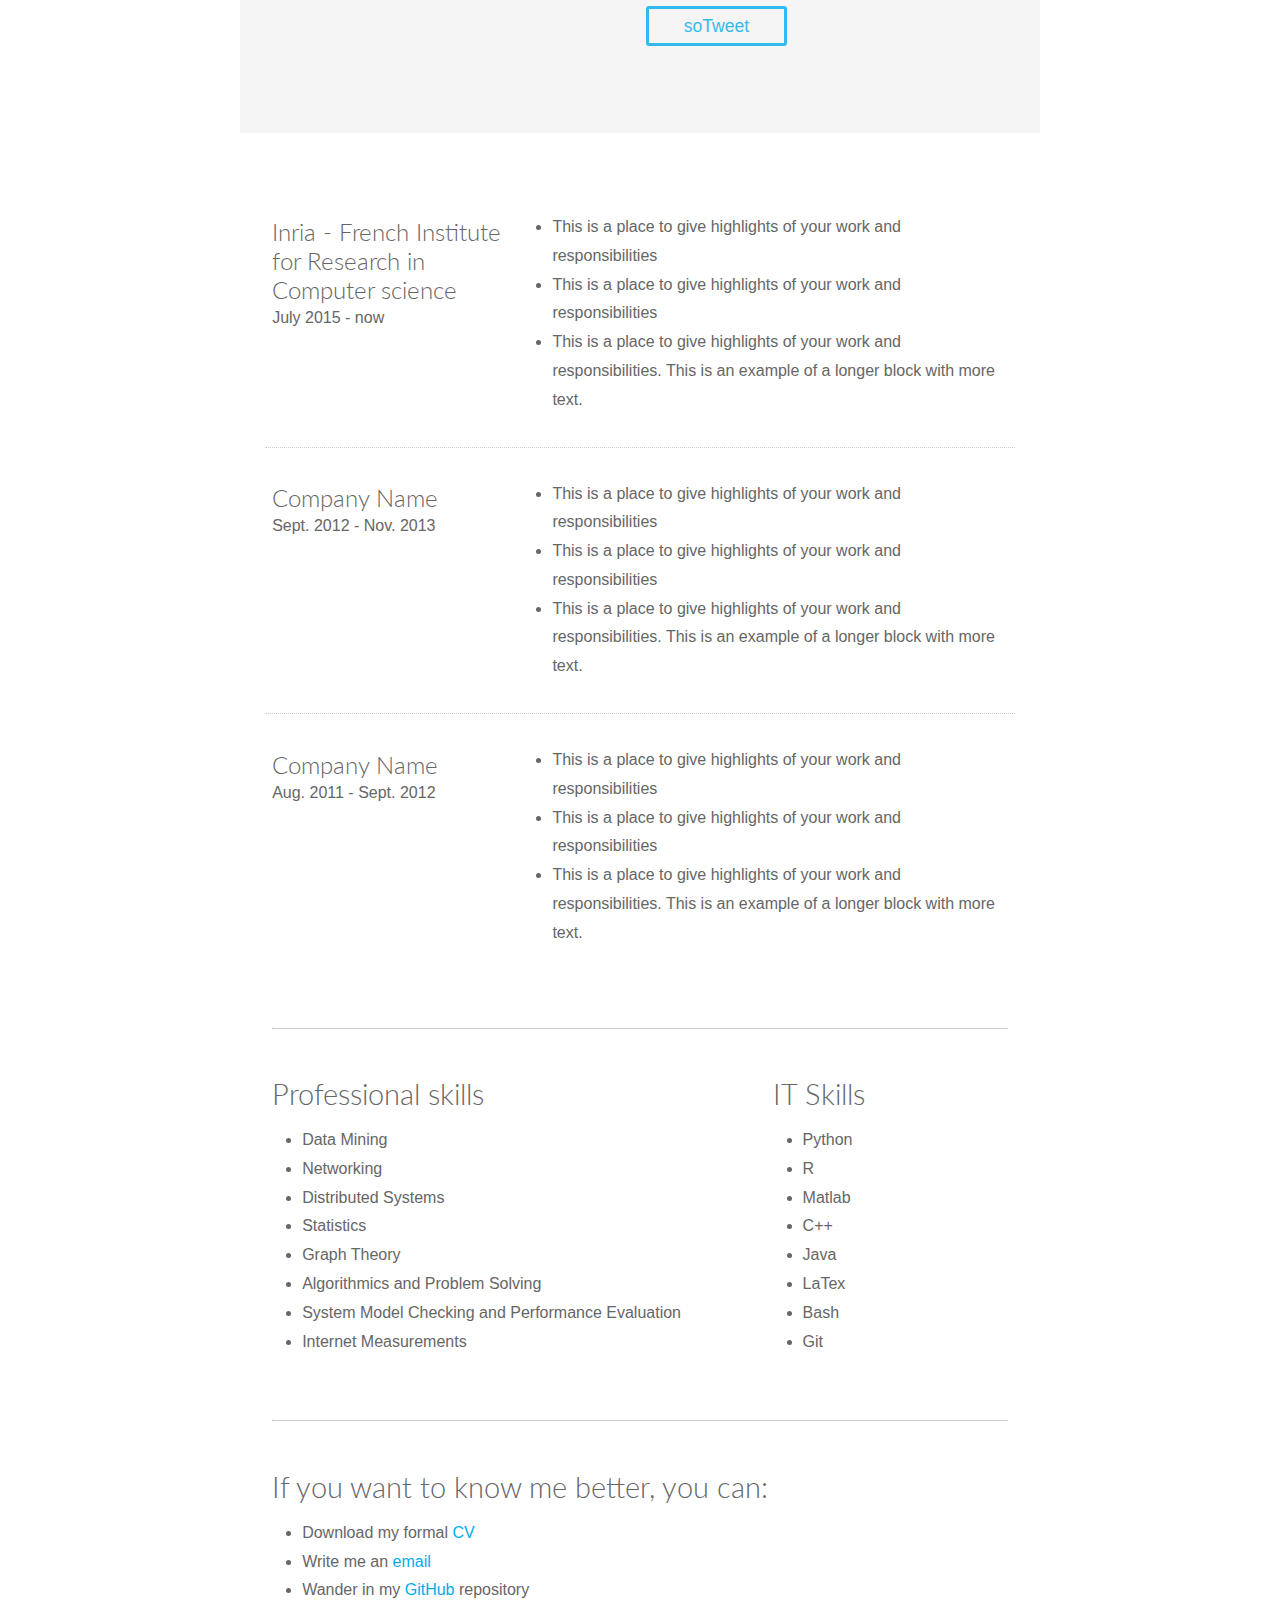
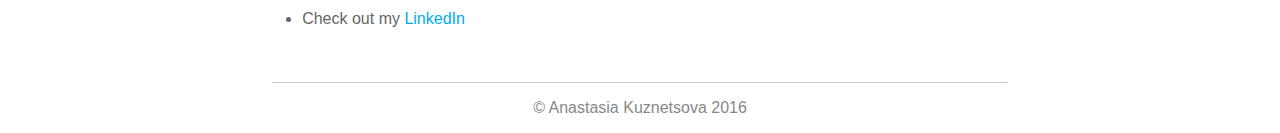
<file: index_new.html>
<!DOCTYPE html>
<html lang="en">
<head>
	<meta charset="utf-8" />
	<title>Anastasia Kuznetsova</title>
	<meta name="viewport" content="width=device-width, initial-scale=1.0"/>
	<!--Custom fonts. To improve load times, remove this and update the h1 styling in style.css--> 
	<link href='http://fonts.googleapis.com/css?family=Lato:300,700' rel='stylesheet' type='text/css'>
	<!-- stylesheets -->
	<link rel="stylesheet" href="style.css" type="text/css" />
	<!-- favicon -->
	<!--<link rel="shortcut icon" href="img/favicon.ico">
	-->
	<!-- just in case viewer is using Internet Explorer -->
	<!--[if IE]><script src="http://html5shiv.googlecode.com/svn/trunk/html5.js"></script><![endif]-->

</head>

<body>
	
	<!-- Header-->
	<header>
		<h1>Anastasia Kuznetsova</h1>
		<p>Aspiring Computer Scientist</p>
	</header>
	
	<div class="container">
		
		<!-- Introduction-->
		<section class="center">
			<h1>Hello!</h1>
			<p>
				I'm a future researcher, finishing my Master in Computer Science.
				I love digging in huge piles of data to find interesting dependencies and unexpected conclusions. I'm very intersted in human behavior analysis in social networks. Check out my projects to see what I'm working on right now.
			</p>
		</section>
		
		<hr>
		
		<!-- Gallery Block-->
		<!--
		<section class="gallery">
			<h1 class="center">Gallery</h1>
			<div class="row">
				<a href="#"><img src="img/re.png" class="grid-2"></a>
				<a href="#"><img src="img/re.png" class="grid-2"></a>
				<a href="#"><img src="img/re.png" class="grid-2"></a>
				<a href="#"><img src="img/re.png" class="grid-2"></a>
				<a href="#"><img src="img/re.png" class="grid-2"></a>
				<a href="#"><img src="img/re.png" class="grid-2"></a>
			</div>
		</section>
		
		<hr>
		-->
		
		<!-- Testimonials	
		<section class="testimonial">
			<div class="row">
				<div class="grid-2">
					<img src="img/re.png">
					<h2>Their Name</h2>
					<p>You can use this as a place to put recommendations, accolades and testimonials</p>
				</div>
				
				<div class="grid-2">
					<img src="img/re.png">
					<h2>Their Name</h2>
					<p>You can use this as a place to put recommendations, accolades and testimonials</p>
				</div>
		
				<div class="grid-2">
					<img src="img/re.png">
					<h2>Their Name</h2>
					<p>You can use this as a place to put recommendations, accolades and testimonials</p>
				</div>
			</div>
		</section>
	</div> 
	End container-->
	
	
	<!-- New container-->
	<div class="container">
	
		<section class="education">	
			<h2>Ms.S. in Computer Science from the University of Nice Sophia Antipolis.</h2>
		</section>

		<hr>

		<section class="education">	
			<h2>Ms.S. in Cognitive Business Intelligence from Russian Plekhanov University of Economics.</h2>
		</section>
		
		<hr>

	</div>
		<!-- Spotlight -->
	<section class="spotlight">
		<div class="container">
			<div class="row">
				<div class="grid-3">
					<img src="img/new_tw.png">
				</div>
				<div class="grid-3">
					<h1>soTweet</h1>
					<p>Give a brief description of what this project is and what role you played. It can also be helpful to include a link</p>
					<a href="http://www-sop.inria.fr/members/Arnaud.Legout/Projects/sotweet.html">soTweet</a>
				</div>
			</div>
		</div>
	</section>
	
	<div class="container">
			
		<!--Experience Tables-->
		<section class="experience">
			<div class="row">
				<div class="grid-2">
					<h2>Inria - French Institute for Research in Computer science</h2>
					<p>July 2015 - now</p>
				</div>
				<div class="grid-4">
					<ul>
						<li>This is a place to give highlights of your work and responsibilities</li>
						<li>This is a place to give highlights of your work and responsibilities</li>
						<li>This is a place to give highlights of your work and responsibilities. This is an example of a longer block with more text.</li>
					</ul>
				</div>
			</div>
			<div class="row">
				<div class="grid-2">
					<h2>Company Name</h2>
					<p>Sept. 2012 - Nov. 2013</p>
				</div>
				<div class="grid-4">
					<ul>
						<li>This is a place to give highlights of your work and responsibilities</li>
						<li>This is a place to give highlights of your work and responsibilities</li>
						<li>This is a place to give highlights of your work and responsibilities. This is an example of a longer block with more text.</li>
					</ul>
				</div>
			</div>
			<div class="row">
				<div class="grid-2">
					<h2>Company Name</h2>
					<p>Aug. 2011 - Sept. 2012</p>
				</div>
				<div class="grid-4">
					<ul>
						<li>This is a place to give highlights of your work and responsibilities</li>
						<li>This is a place to give highlights of your work and responsibilities</li>
						<li>This is a place to give highlights of your work and responsibilities. This is an example of a longer block with more text.</li>
					</ul>
				</div>
			</div>
		</section>
		
		<hr>
		
		<section>
			<!--List of skills-->
			<div class="row">

				<div class="grid-4">
					<h1>Professional skills</h1>
					<ul>
						<li>Data Mining</li>
						<li>Networking</li>
						<li>Distributed Systems</li>
						<li>Statistics</li>
						<li>Graph Theory</li>
						<li>Algorithmics and Problem Solving</li>
						<li>System Model Checking and Performance Evaluation</li>
						<li>Internet Measurements</li>
					</ul>
				</div>

				<div class="grid-2">
					<h1>IT Skills</h1>
					<ul>
						<li>Python</li>
						<li>R</li>
						<li>Matlab</li>
						<li>C++</li>
						<li>Java</li>
						<li>LaTex</li>
						<li>Bash</li>
						<li>Git</li>
					</ul>
				</div>




				</div>
				</section>

		<hr>

		<section>
			<div class="row">				
				<div class="grid-6">
					<h1>If you want to know me better, you can:</h1>
					<p>
					<ul>
						<li>Download my formal <a href="https://www.dropbox.com/s/08h1q3yfo5c6gkz/CV_Kuznetsova_ENG_short.pdf?dl=0">CV</a></li>
						<li>Write me an <a href="mailto:kuznetsova.a.v.mail@gmail.com?Subject=Request_Web_Resume" target="_top">email</a> </li>
						<li>Wander in my <a href="https://github.com/Asgil">GitHub</a> repository</li>
						<li>Check out my <a href="https://fr.linkedin.com/in/anastasiavkuznetsova">LinkedIn</a> </li>
					</ul>
					</p>
				</div>
			</div>
		</section>
		
		
		
		<!--Footer-->
		<footer class="center">
			<hr>
			<span>&copy; Anastasia Kuznetsova 2016</span>
		</footer>
		
	</div><!-- End Container -->
	
</body>
</html>
</file>
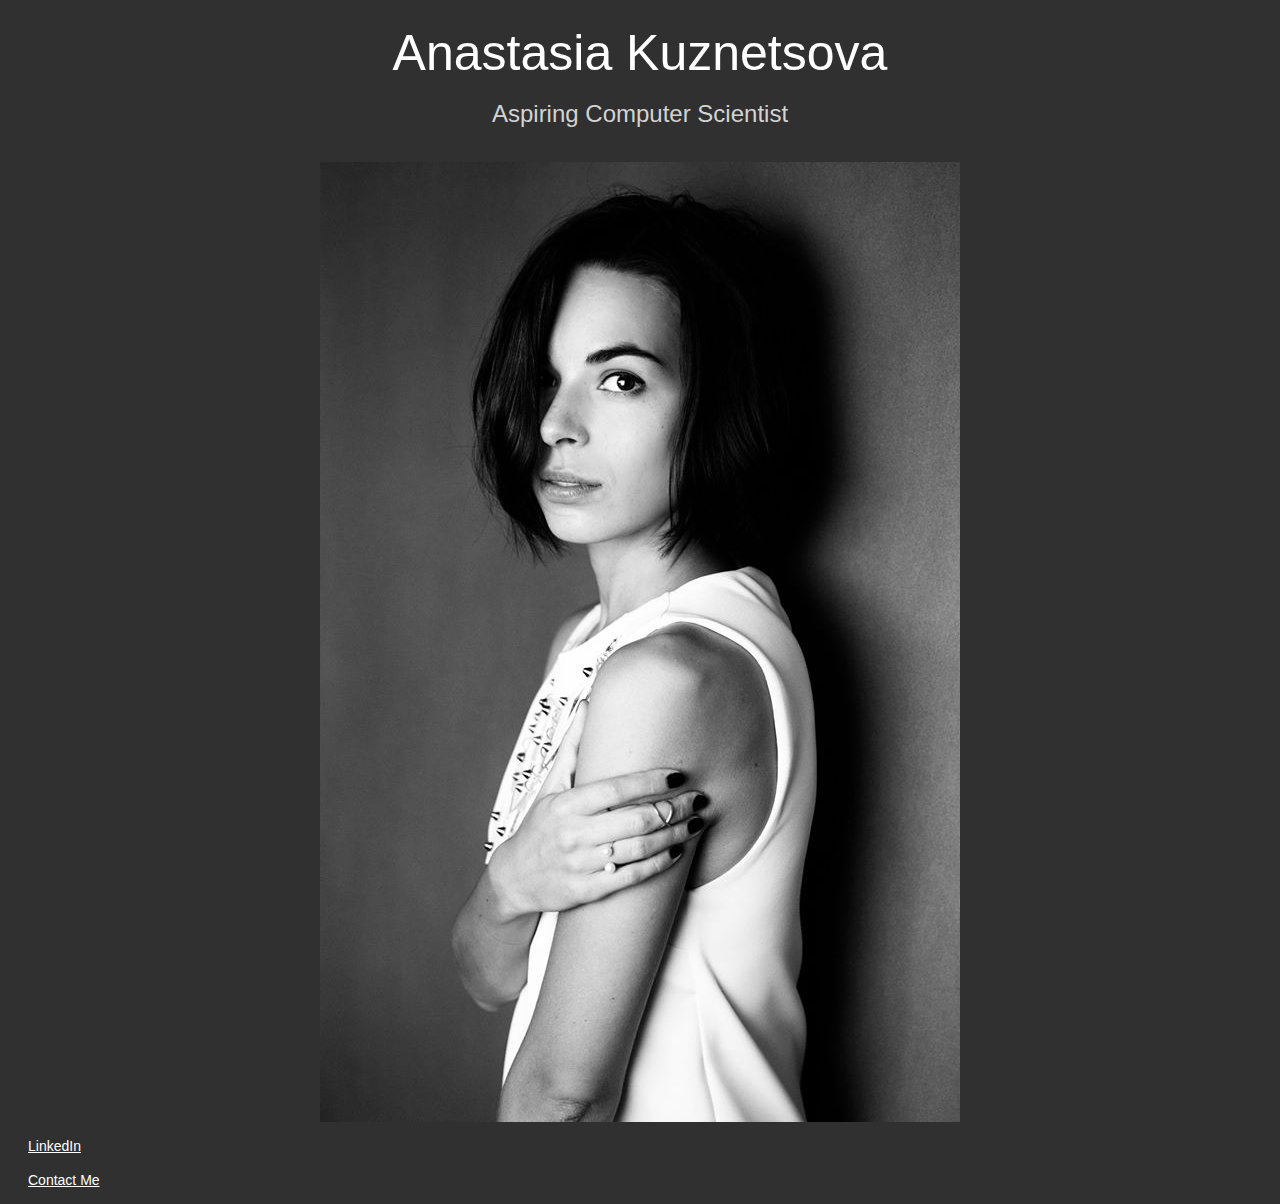
<file: index_old.html>
<html>

<head>
<link rel="stylesheet" href="sample.css" type="text/css" />
<title> 
Anastasia Kuznetsova
 </title>
</head>

<body bgcolor="#303030" text="#000000">

<h1> Anastasia Kuznetsova </h1>
<h2> Aspiring Computer Scientist </h2>

<p>
</p>



<!--<a href="http://www.quackit.com/travel/new_zealand/milford_sound">-->
<img src="profile_pic.jpg" style="max-width:100%" alt="Profile">
</a>


<p><a href="http://www.linkedin.com/">LinkedIn</a></p>
<p><a href="mailto:kuznetsova.a.v.mail@gmail.com">Contact Me</a></p>


</body>

</html>
</file>
<file: style.css>
*, *:before, *:after {
  -moz-box-sizing: border-box; -webkit-box-sizing: border-box; box-sizing: border-box;
}
 
body {
  font: 100% sans-serif;
  margin: 0em;
  background-color: #fff;
  color: #666;
}

h1, h2, h3 {
  font-family: 'Lato', sans-serif;
  font-weight: 300;
}

a {
  color: #00aced;
  text-decoration: none;
}

a:focus,
a:hover {
  color: #6594e0;
}

p {
  font-size: 1em;
  line-height: 1.8;
  margin-top: 0em;
}

img {
  /*margin: 20px 20px;*/ 
  max-width: 100%;
}

hr {
  border-top: 1px solid #ccc;
  border-bottom: none;
  margin-top: 3em;
  margin-bottom: 2em;
}

header {
  background-color: #Ffffff;
  /*background-image: url(img/shards_pattern.jpg); #f9f6ea */
  background-repeat: no-repeat;
  background-position: center center;
  -webkit-background-size: cover;
  -moz-background-size: cover;
  -o-background-size: cover;
  background-size: cover;
  margin-bottom: 4em;
  text-align: center;
  padding: 15px 10px 0 10px;
 
}

header h1 {
  color: #404040;
  font-size: 2em;
  margin: 0;
  letter-spacing: 1px;
  opacity: 1;
  /*text-shadow: 0 3px 0 rgba(0,0,0, 0.5);*/
  top: 370px;
  font-weight: 700;
}

header p {
  color: #404040;
  font-size: 1.1em;
  padding-bottom: 1.3em;
  padding-top: .5em;
  opacity: .9;
  /*text-shadow: 0 3px 0 rgba(0,0,0, 0.5);*/
  top: 360px;
}

section h1 {
  font-size: 1.8em;
  line-height: 1em;
  margin-bottom: .6em;
}

/* Same font-size and line-height as p element */
section ul li, section ol li {
  font-size: 1em;
  margin-left: -10px;
  line-height: 1.8;
}

footer {
  margin-bottom: 1em;
  color: #888;
}

footer hr {
  margin-top: 2em;
  margin-bottom: 1em;
}

.center {
  text-align: center;
}

@media screen and (min-width: 50em) {
  header {
    height: 700px;
  }
  
  header h1 {
    font-size: 3.2em;
    top: 20px;
  }
  
  header p {
    top: 10px;
    font-size: 1.5em;
  }
}


/* ------------------- Grid -------------------*/

.container {
  max-width: 50em;
  width:92%;
  margin-right: auto;
  margin-left: auto;
}

.row {
  clear: both;
  margin-right: -1%;
  margin-left:  -1%;
  
}

.row:before,
.row:after {
    content: " "; /* 1 */
    display: table; /* 2 */
}

.row:after {
    clear: both;
}

/**
 * For IE 6/7 only
 */
.row {
  *zoom: 1;
}

.grid-1,
.grid-2,
.grid-3,
.grid-4,
.grid-5,
.grid-6 {
  float: left;
  width:100%;
  padding: 0 1%;
  margin-left: auto;
  margin-right: auto;
}

@media screen and (min-width: 40em) {
  .grid-1 { width: 16.6666666%; }
  .grid-2 { width: 33.3333333%; }
  .grid-3 { width: 50%; }
  .grid-4 { width: 66.6666666%; }
  .grid-5 { width: 83.3333333%; }
  .grid-6 { width: 100%; }

}

/* -------------------Custom Blocks----------------- */

/* Gallery */

.gallery [class*="grid-2"], .gallery [class*="grid-3"]  {
  margin-bottom: 1%;
  margin-top: 1%;
  width: 50%;
}

.gallery a img {
  -webkit-transform: translateZ(0); /* Fix chrome pixel shift */
  transition: opacity .2s ease;
  opacity: 1;
}

.gallery a img:hover {
  opacity: .8;
}

@media screen and (min-width: 40em) {
  .gallery .grid-2 {
    width: 33.3333333%;
  }
}


/* Experience */
.experience [class*="row"] {
  border-bottom: dotted 1px #ccc;
  padding-top: 1em;
  padding-bottom: 1em;
}

.experience h2 {
  margin-bottom: 0;
}

.experience h2, .experience p {
  text-align: center;
}

.experience [class*="row"]:last-of-type {
  border: none;
}

@media screen and (min-width: 40em) {
  .experience h2, .experience p {
    text-align: left;
  }
}


/* Education Block */
.education {
  font-family: "Lato", sans-serif;
  line-height: 1.5;
  margin-bottom: 0;
  text-align: center;
  margin: 0 auto;
}

@media screen and (min-width: 40em) {
  .education {
    width: 70%;
  }
}


/* Testimonials */
.testimonial {
  text-align: center;
  margin-bottom: 30px;
}

.testimonial img {
  height: 4em;
  border-radius: 3px;
  margin-left: auto;
  margin-right: auto;
  display: block;
  margin-top: 40px;
}

.testimonial p {
  font-style: italic;
  color: #888;
  margin-top:  -15px;
}

/* Spotlight */
.spotlight {
  background-color: #F5F5F5;
  padding: 3em 1em;
  margin-top: 3em;
  margin-bottom: 3em;
  text-align: center;
}

.spotlight img {
  width: 90%;
  max-width: 400px;
  margin-left: 0px;
  margin-right: 10px;
  text-align: left;
  
}

.spotlight h1 {
  color: #00aced;
  font-size: 2.1em;
}

.spotlight h2 {
  color: #FF8000;
  font-size: 2.1em;
}

.spotlight h3 {
  color: #7ABAF9;
  font-size: 2.1em;
}

.spotlight h4 {
  color: #bd081c;
  font-size: 2.1em;
}

.spotlight p {
  color: #6d5e53;
  font-size: 1.1em;
}

.spotlight a {
  background-color: transparent;
  border: 3px solid #00aced;
  padding: 7px 35px;
  border-radius: 3px;
  color: #00aced;
  font-size: 1.1em;
  opacity: .8;
  margin-top: 20px;
  margin-bottom: 10px;
}

.spotlight a:hover {
  opacity: 1;
  cursor: pointer;
}

.link.pr1 {
  background-color: transparent;
  border: 3px solid #00aced;
  padding: 7px 35px;
  border-radius: 3px;
  color: #00aced;
  font-size: 1.1em;
  opacity: .8;
  margin-top: 20px;
  margin-bottom: 10px;
}

.link.pr2 {
  background-color: transparent;
  border: 3px solid #FF8000;
  padding: 7px 35px;
  border-radius: 3px;
  color: #FF8000;
  font-size: 1.1em;
  opacity: .8;
  margin-top: 20px;
  margin-bottom: 10px;
}

.link.pr3 {
  background-color: transparent;
  border: 3px solid #7ABAF9;
  padding: 7px 35px;
  border-radius: 3px;
  color: #7ABAF9;
  font-size: 1.1em;
  opacity: .8;
  margin-top: 20px;
  margin-bottom: 10px;
}
.link.pr4 {
  background-color: transparent;
  border: 3px solid #bd081c;
  padding: 7px 35px;
  border-radius: 3px;
  color: #bd081c;
  font-size: 1.1em;
  opacity: .8;
  margin-top: 20px;
  margin-bottom: 10px;
}



@media screen and (min-width: 40em) {
  .spotlight {
    padding: 6em;
    text-align: left;
  }
  
  .spotlight h1, .spotlight p {
    text-align: left;
  }
  
}
</file>
<file: sample.css>
body {    
	font-family: century gothic; 
      
}


h1 {
	font-family: Century Gothic,CenturyGothic,AppleGothic,sans-serif;
	font-size: 50px;
	font-style: normal;
	font-variant: normal;
	font-weight: 100;
	line-height: 26.4px;
	text-align: center;  
	color: white;
	margin-top: 40px;
	margin-bottom: 40px;



}
h2 {
	font-family: Century Gothic,CenturyGothic,AppleGothic,sans-serif;
	font-size: 24px;
	font-style: normal;
	font-variant: normal;
	font-weight: 500;
	line-height: 15.4px;
	text-align: center; 
	color: lightgrey; 
	margin-top: 10px;
	margin-bottom: 40px;
}
h3 {
	font-family: Century Gothic,CenturyGothic,AppleGothic,sans-serif;
	font-size: 14px;
	font-style: normal;
	font-variant: normal;
	font-weight: 500;
	line-height: 15.4px;
	text-align: center;  
	color: white;
}
p {
	font-family: Century Gothic,CenturyGothic,AppleGothic,sans-serif;
	font-size: 14px;
	font-style: normal;
	font-variant: normal;
	font-weight: 400;
	line-height: 20px;
}
blockquote {
	font-family: Century Gothic,CenturyGothic,AppleGothic,sans-serif;
	font-size: 21px;
	font-style: normal;
	font-variant: normal;
	font-weight: 400;
	line-height: 30px;
}
pre {
	font-family: Century Gothic,CenturyGothic,AppleGothic,sans-serif;
	font-size: 13px;
	font-style: normal;
	font-variant: normal;
	font-weight: 400;
	line-height: 18.5667px;
}

table {    
	background-color: #F60;    
	border: 1px solid #39F;    
	width: 100%;    
}

td	{
	border: 0px;    
	text-align: center;    
}

p {    
	color:#09F;    
	text-indent: 20px;        
}

img {
    display: block;
    margin: 0 auto;
}
a 
{
	font-family: Century Gothic,CenturyGothic,AppleGothic,sans-serif;
	font-size: 14px;
	font-style: normal;
	font-variant: normal;
	font-weight: 400;
	line-height: 20px;
	color: white;
}
</file>
